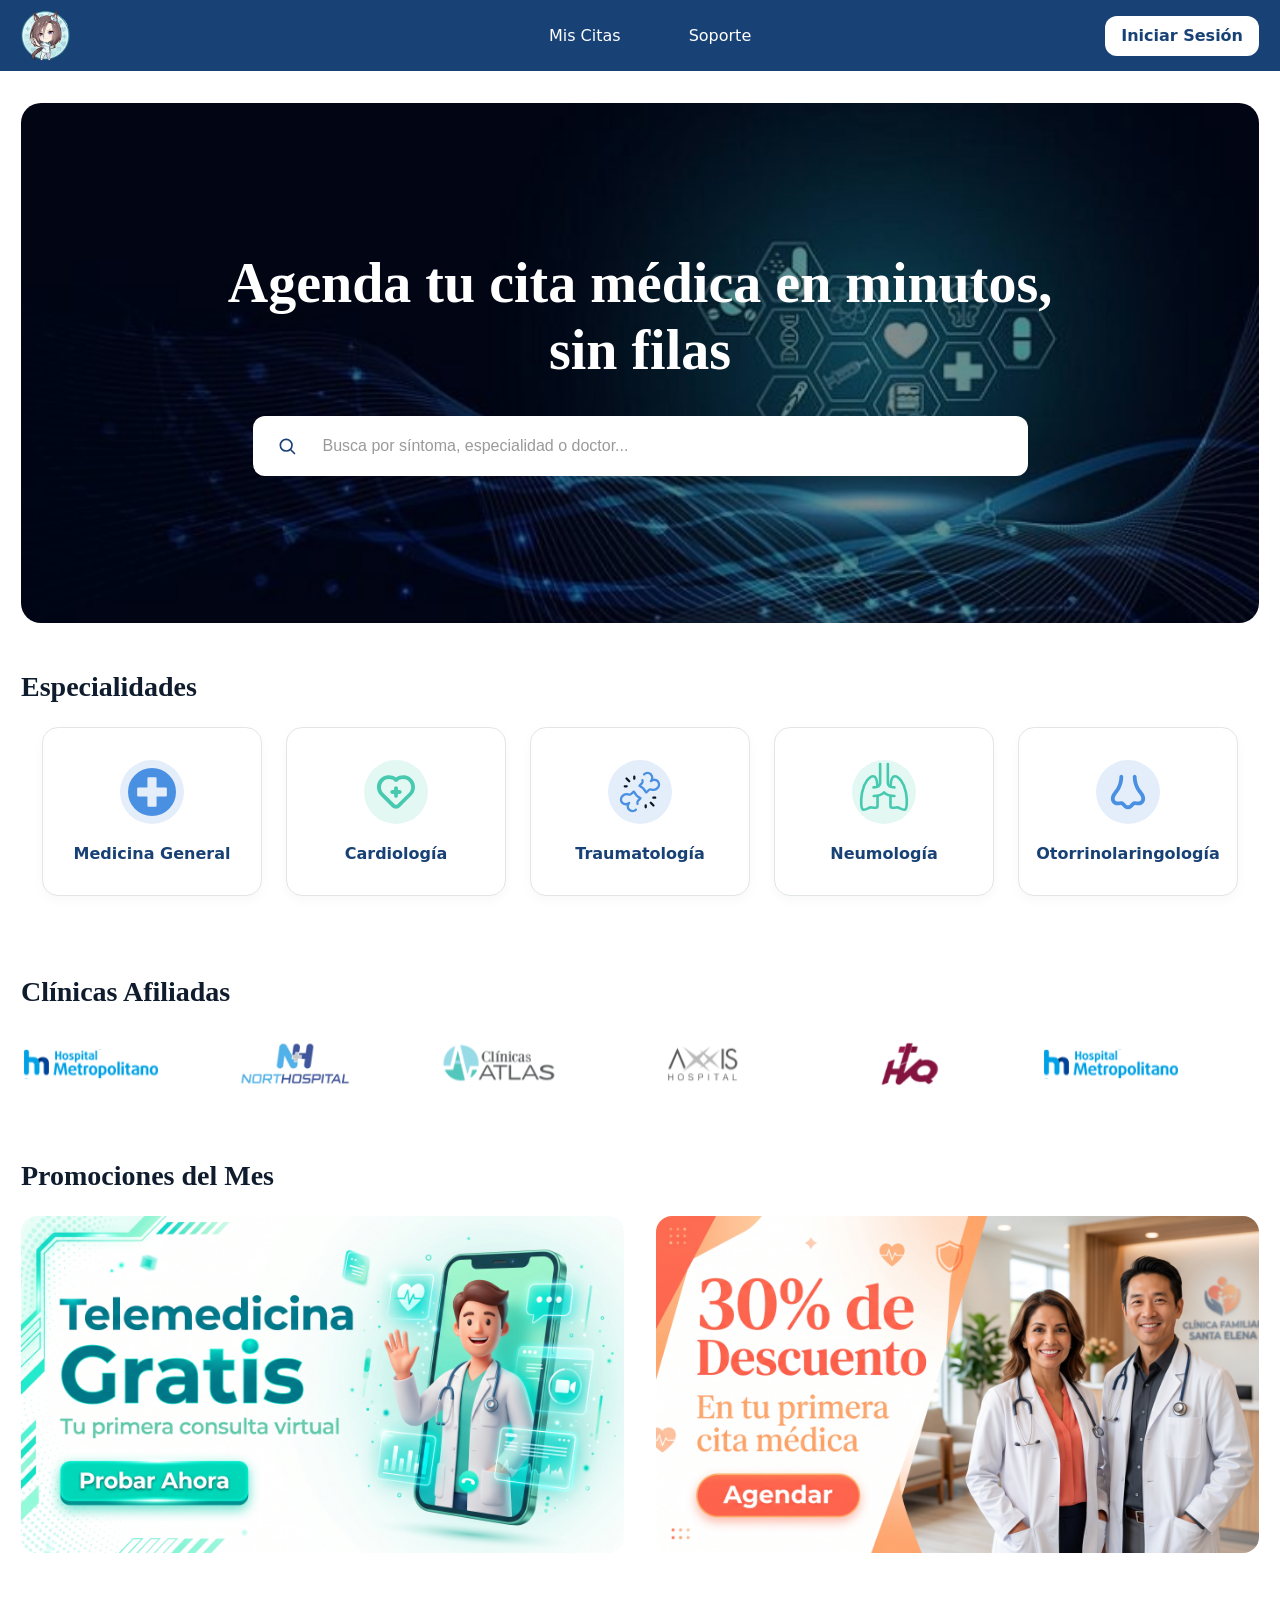
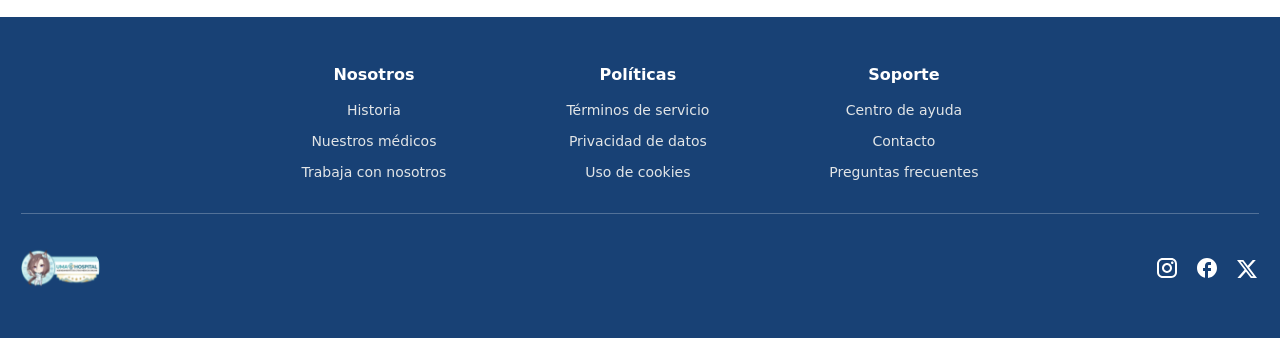
<file: index.html>
<!DOCTYPE html>
<html lang="es">
  <head>
    <meta charset="UTF-8" />
    <meta name="viewport" content="width=device-width, initial-scale=1.0" />
    <title>UMA Hospital - Inicio</title>

    <link rel="stylesheet" href="styles.css"/>
    <!-- 1. El trabajo de MÓVIL (Se enciende de 300px a 599px) -->
      <!-- <link rel="stylesheet" href="mobile.css" media="screen and (min-width: 300px) and (max-width: 599px)" /> -->

      <!-- 2. El trabajo de TABLET (Se enciende de 600px a 1024px) -->
      <!-- <link rel="stylesheet" href="tablet.css" media="screen and (min-width: 600px) and (max-width: 1024px)" />-->

      <!-- 3. El trabajo de ESCRITORIO/PC (Se enciende de 1025px a 2400px) -->
      <!-- <link rel="stylesheet" href="styles.css" media="screen and (min-width: 1025px) and (max-width: 2400px)" />-->
  </head>
  <body>
    <nav class="navbar" aria-label="Barra de navegación">
      <div class="navbar__content">
        <button class="navbar__menu" type="button" aria-label="Abrir menú">
          <svg viewBox="0 0 35 35" width="35" height="35" aria-hidden="true">
            <rect x="6" y="10" width="23" height="3" rx="1.5" fill="#FFFFFF" />
            <rect x="6" y="17" width="23" height="3" rx="1.5" fill="#FFFFFF" />
            <rect x="6" y="24" width="23" height="3" rx="1.5" fill="#FFFFFF" />
          </svg>
        </button>

        <img src="assets/logo.svg" alt="Logo UMA Hospital" class="nav-logo" />

        <div class="navbar__collapse">
          <ul class="nav-links">
            <li><a href="search-results.html">Mis Citas</a></li>
            <li><a href="#">Soporte</a></li>
          </ul>
          <a href="login.html" class="nav-button">Iniciar Sesión</a>
        </div>
      </div>
    </nav>

    <!-- INICIO DEL CONTENIDO CENTRAL -->
    <main class="main-content">
      <section class="hero-carousel" aria-label="Hero con carrusel de imágenes">
        <div class="hero-panel">
          <h1 class="hero-title">
            <span class="title-desktop">Agenda tu cita médica en minutos, sin filas</span>
            <span class="title-tablet">Tu cita médica en minutos</span>
          </h1>

          <form class="hero-search" action="#" role="search">
            <span class="hero-search__icon" aria-hidden="true">
              <svg viewBox="0 0 24 24" width="20" height="20" fill="none" stroke="currentColor" stroke-width="2" stroke-linecap="round" stroke-linejoin="round">
                <circle cx="11" cy="11" r="7" />
                <line x1="16.5" y1="16.5" x2="21" y2="21" />
              </svg>
            </span>
            <input class="hero-search__input input-desktop" type="search" placeholder="Busca por síntoma, especialidad o doctor..." aria-label="Buscar cita" />
            <input class="hero-search__input input-mobile" type="search" placeholder="Síntoma, especialidad, doctor..." aria-label="Buscar cita" />
          </form>
        </div>
      </section>

      <section class="specialties-section" aria-labelledby="specialties-title">
        <h2 class="specialties-title" id="specialties-title">Especialidades</h2>
        <div class="specialties-track" role="list">

          <!-- Reemplazamos <article> por <a> y añadimos text-decoration: none -->
          <a href="search-results.html" class="specialty-card" role="listitem" style="text-decoration: none;">
            <img src="assets/icon-medicina.svg" alt="Ícono Medicina General" class="specialty-icon" />
            <span class="specialty-name">Medicina General</span>
          </a>

          <a href="search-results.html" class="specialty-card" role="listitem" style="text-decoration: none;">
            <img src="assets/icon-cardio.svg" alt="Ícono Cardiología" class="specialty-icon" />
            <span class="specialty-name">Cardiología</span>
          </a>

          <a href="search-results.html" class="specialty-card" role="listitem" style="text-decoration: none;">
            <img src="assets/icon-trauma.svg" alt="Ícono Traumatología" class="specialty-icon" />
            <span class="specialty-name">Traumatología</span>
          </a>

          <a href="search-results.html" class="specialty-card" role="listitem" style="text-decoration: none;">
            <img src="assets/icon-neumo.svg" alt="Ícono Neumología" class="specialty-icon" />
            <span class="specialty-name">Neumología</span>
          </a>

          <a href="search-results.html" class="specialty-card" role="listitem" style="text-decoration: none;">
            <img src="assets/icon-otorrino.svg" alt="Ícono Otorrinolaringología" class="specialty-icon" />
            <span class="specialty-name">Otorrinolaringología</span>
          </a>

        </div>
      </section>

      <section class="affiliates-section" aria-labelledby="affiliates-title">
        <h2 class="affiliates-title" id="affiliates-title">Clínicas Afiliadas</h2>
        <div class="affiliates-slider">
          <div class="affiliates-track">
            <!-- Grupo 1 -->
            <div class="affiliate-item"><img src="assets/logo-metropolitano.svg" alt="Metropolitano" /></div>
            <div class="affiliate-item"><img src="assets/logo-northospital.svg" alt="Northospital" /></div>
            <div class="affiliate-item"><img src="assets/logo-atlas.svg" alt="Atlas" /></div>
            <div class="affiliate-item"><img src="assets/logo-axxis.svg" alt="Axxis" /></div>
            <div class="affiliate-item"><img src="assets/logo-vozandes.svg" alt="Vozandes" /></div>
            
            <!-- Grupo 2 -->
            <div class="affiliate-item"><img src="assets/logo-metropolitano.svg" alt="Metropolitano" /></div>
            <div class="affiliate-item"><img src="assets/logo-northospital.svg" alt="Northospital" /></div>
            <div class="affiliate-item"><img src="assets/logo-atlas.svg" alt="Atlas" /></div>
            <div class="affiliate-item"><img src="assets/logo-axxis.svg" alt="Axxis" /></div>
            <div class="affiliate-item"><img src="assets/logo-vozandes.svg" alt="Vozandes" /></div>
            
            <!-- Grupo 3 -->
            <div class="affiliate-item"><img src="assets/logo-metropolitano.svg" alt="Metropolitano" /></div>
            <div class="affiliate-item"><img src="assets/logo-northospital.svg" alt="Northospital" /></div>
            <div class="affiliate-item"><img src="assets/logo-atlas.svg" alt="Atlas" /></div>
            <div class="affiliate-item"><img src="assets/logo-axxis.svg" alt="Axxis" /></div>
            <div class="affiliate-item"><img src="assets/logo-vozandes.svg" alt="Vozandes" /></div>
            
            <!-- Grupo 4 -->
            <div class="affiliate-item"><img src="assets/logo-metropolitano.svg" alt="Metropolitano" /></div>
            <div class="affiliate-item"><img src="assets/logo-northospital.svg" alt="Northospital" /></div>
            <div class="affiliate-item"><img src="assets/logo-atlas.svg" alt="Atlas" /></div>
            <div class="affiliate-item"><img src="assets/logo-axxis.svg" alt="Axxis" /></div>
            <div class="affiliate-item"><img src="assets/logo-vozandes.svg" alt="Vozandes" /></div>
          </div>
        </div>
      </section>

      <!-- SECCIÓN PROMOCIONES DEL MES -->
      <section class="promos-section" aria-labelledby="promos-title">
        <h2 class="promos-title" id="promos-title">Promociones del Mes</h2>
        
        <div class="promos-container">
          <!-- Banner 1 -->
          <img src="assets/promo-1.jpg" alt="30% de descuento" class="promo-banner banner-1" />
          
          <!-- Banner 2 -->
          <img src="assets/promo-2.jpg" alt="50% de descuento" class="promo-banner banner-2" />
        </div>
      </section>

    </main>

    <footer class="site-footer">
      <div class="site-footer__inner">
        <div class="footer-links">
          <div class="footer-group">
            <h3>Nosotros</h3>
            <ul>
              <li><a href="#">Historia</a></li>
              <li><a href="#">Nuestros médicos</a></li>
              <li><a href="#">Trabaja con nosotros</a></li>
            </ul>
          </div>
          <div class="footer-group">
            <h3>Políticas</h3>
            <ul>
              <li><a href="#">Términos de servicio</a></li>
              <li><a href="#">Privacidad de datos</a></li>
              <li><a href="#">Uso de cookies</a></li>
            </ul>
          </div>
          <div class="footer-group">
            <h3>Soporte</h3>
            <ul>
              <li><a href="#">Centro de ayuda</a></li>
              <li><a href="#">Contacto</a></li>
              <li><a href="#">Preguntas frecuentes</a></li>
            </ul>
          </div>
        </div>

        <hr class="footer-divider" />

        <div class="footer-bottom">
          <img src="assets/logo-footer.svg" alt="Logo UMA Hospital" class="footer-logo" />
          <div class="footer-socials" aria-label="Redes sociales">
            <a href="#" aria-label="Instagram"><img src="assets/icon-instagram.svg" alt="Instagram" /></a>
            <a href="#" aria-label="Facebook"><img src="assets/icon-facebook.svg" alt="Facebook" /></a>
            <a href="#" aria-label="X"><img src="assets/icon-x.svg" alt="X" /></a>
          </div>
        </div>
      </div>
    </footer>

    <script>
      const menuButton = document.querySelector('.navbar__menu');
      const navbar = document.querySelector('.navbar');
      const menuLinks = document.querySelectorAll('.nav-links a');

      // 1. Abrir/Cerrar menú con el botón hamburguesa
      menuButton.addEventListener('click', () => {
        navbar.classList.toggle('menu-active');
      });

      // 2. Cerrar menú si se hace clic en un enlace (ej. Mis Citas)
      menuLinks.forEach(link => {
        link.addEventListener('click', () => {
          navbar.classList.remove('menu-active');
        });
      });

      // 3. Cerrar menú si se hace clic en el fondo oscuro
      document.addEventListener('click', (e) => {
        // Ignora el clic si ocurre dentro del panel derecho o en la hamburguesa
        if (!e.target.closest('.navbar__collapse') && !e.target.closest('.navbar__menu')) {
          navbar.classList.remove('menu-active');
        }
      });
    </script>

  </body>
</html>
</file>
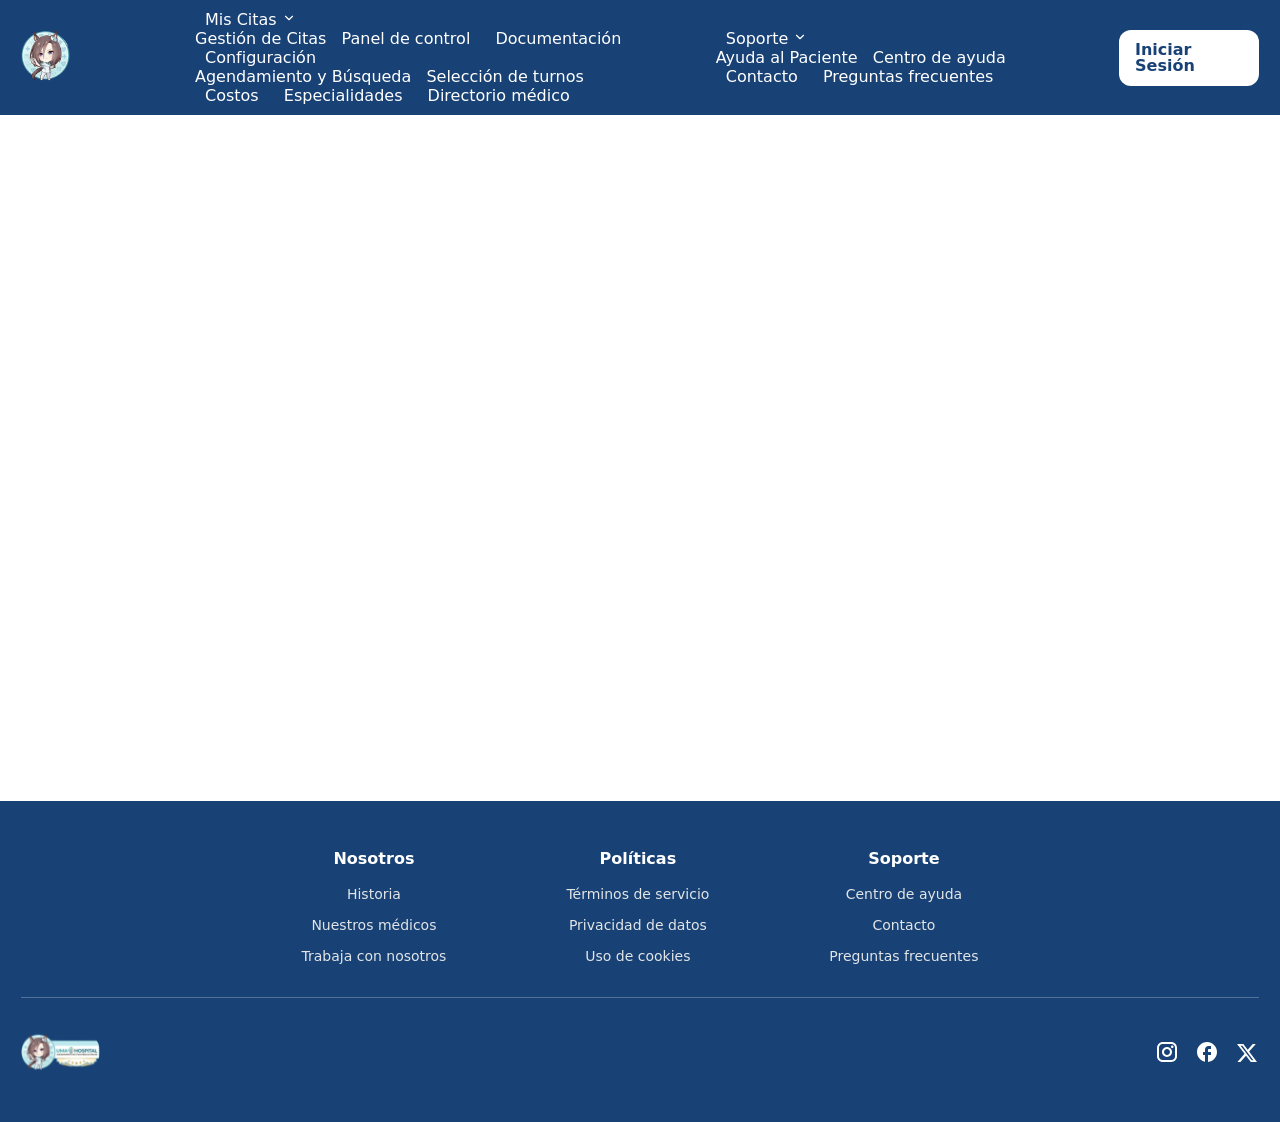
<file: costs-section.html>
<!DOCTYPE html>
<html lang="es">
  <head>
    <meta charset="UTF-8" />
    <meta name="viewport" content="width=device-width, initial-scale=1.0" />
    <title>Barra de navegación UMA Hospital</title>
    <link rel="stylesheet" href="styles.css" />
  </head>
  <body>
    <nav class="navbar" aria-label="Barra de navegación">
      <div class="navbar__content">
        <button class="navbar__menu" type="button" aria-label="Abrir menú">
          <svg viewBox="0 0 35 35" width="35" height="35" aria-hidden="true">
            <rect x="6" y="10" width="23" height="3" rx="1.5" fill="#FFFFFF" />
            <rect x="6" y="17" width="23" height="3" rx="1.5" fill="#FFFFFF" />
            <rect x="6" y="24" width="23" height="3" rx="1.5" fill="#FFFFFF" />
          </svg>
        </button>

        <a href="index.html" aria-label="Volver a la página de inicio" class="nav-logo-link">
          <img src="assets/logo.svg" alt="Logo UMA Hospital" class="nav-logo" />
        </a>

        <ul class="nav-links">
          <!-- DROPDOWN: MIS CITAS -->
          <li class="nav-item dropdown">
            <a href="#" class="dropdown-toggle" aria-haspopup="true" aria-expanded="false">
              Mis Citas
              <!-- Ícono de flecha vectorizado -->
              <svg width="14" height="14" viewBox="0 0 24 24" fill="none" stroke="currentColor" stroke-width="2" stroke-linecap="round" stroke-linejoin="round"><polyline points="6 9 12 15 18 9"></polyline></svg>
            </a>
            
            <!-- Contenedor del Mega Menú -->
            <div class="dropdown-menu mega-menu">
              <!-- Columna 1: Gestión -->
              <div class="dropdown-group">
                <span class="dropdown-header">Gestión de Citas</span>
                <!-- Estos enlaces quedan con '#' hasta que se creen sus páginas -->
                <a href="#">Panel de control</a>
                <a href="#">Documentación</a>
                <a href="#">Configuración</a>
              </div>
              
              <!-- Divisor visual vertical -->
              <div class="dropdown-divider"></div>

              <!-- Columna 2: Agendamiento y Búsqueda -->
              <div class="dropdown-group">
                <span class="dropdown-header">Agendamiento y Búsqueda</span>
                <!-- Conectamos con el buscador/directorio médico -->
                <a href="search-results.html">Selección de turnos</a>
                <!-- Conectamos con la página de costos -->
                <a href="costs-section.html">Costos</a>
                <a href="#">Especialidades</a>
                <!-- Conectamos con el buscador/directorio médico -->
                <a href="#">Directorio médico</a>
              </div>
            </div>
          </li>

          <!-- DROPDOWN: SOPORTE -->
          <li class="nav-item dropdown">
            <a href="#" class="dropdown-toggle" aria-haspopup="true" aria-expanded="false">
              Soporte
              <svg width="14" height="14" viewBox="0 0 24 24" fill="none" stroke="currentColor" stroke-width="2" stroke-linecap="round" stroke-linejoin="round"><polyline points="6 9 12 15 18 9"></polyline></svg>
            </a>
            
            <div class="dropdown-menu">
              <div class="dropdown-group">
                <span class="dropdown-header">Ayuda al Paciente</span>
                <a href="#">Centro de ayuda</a>
                <a href="#">Contacto</a>
                <!-- Conectamos con la página de preguntas frecuentes -->
                <a href="faq.html">Preguntas frecuentes</a>
              </div>
            </div>
          </li>
        </ul>

        <a href="#" class="nav-button">Iniciar Sesión</a>
      </div>
    </nav>

<!-- INICIO DEL CONTENIDO CENTRAL: COSTOS -->
    <main class="main-content costs-page">
      <section class="costs-section" aria-labelledby="costs-title">
        
        <header class="costs-header">
          <h1 class="costs-title" id="costs-title">Costos por Especialidad</h1>
          <p class="costs-subtitle">Conoce el valor referencial promedio de las consultas médicas en nuestra red hospitalaria y clínicas afiliadas.</p>
        </header>

        <div class="costs-grid" role="list">
          
          <!-- Tarjeta de Precio 1 -->
          <article class="cost-item" role="listitem">
            <div class="cost-info">
              <h2 class="cost-specialty">Medicina General</h2>
              <span class="cost-desc">Evaluación primaria, chequeos de rutina y derivaciones.</span>
            </div>
            <div class="cost-price">$35.00</div>
          </article>

          <!-- Tarjeta de Precio 2 -->
          <article class="cost-item" role="listitem">
            <div class="cost-info">
              <h2 class="cost-specialty">Cardiología</h2>
              <span class="cost-desc">Valoración cardiovascular clínica (exámenes se facturan por separado).</span>
            </div>
            <div class="cost-price">$50.00</div>
          </article>

          <!-- Tarjeta de Precio 3 -->
          <article class="cost-item" role="listitem">
            <div class="cost-info">
              <h2 class="cost-specialty">Traumatología</h2>
              <span class="cost-desc">Evaluación de lesiones óseas, musculares y articulares.</span>
            </div>
            <div class="cost-price">$45.00</div>
          </article>

          <!-- Tarjeta de Precio 4 -->
          <article class="cost-item" role="listitem">
            <div class="cost-info">
              <h2 class="cost-specialty">Neumología</h2>
              <span class="cost-desc">Atención de vías respiratorias y evaluación de capacidad pulmonar.</span>
            </div>
            <div class="cost-price">$55.00</div>
          </article>

          <!-- Tarjeta de Precio 5 -->
          <article class="cost-item" role="listitem">
            <div class="cost-info">
              <h2 class="cost-specialty">Otorrinolaringología</h2>
              <span class="cost-desc">Revisión integral de oídos, nariz y garganta.</span>
            </div>
            <div class="cost-price">$45.00</div>
          </article>

        </div>

        <footer class="costs-disclaimer">
          <p>* Los valores indicados son un promedio referencial. El costo final puede variar dependiendo del profesional seleccionado, la clínica afiliada y los procedimientos adicionales requeridos durante la consulta.</p>
        </footer>

      </section>
    </main>

        <footer class="site-footer">
      <div class="site-footer__inner">
        <div class="footer-links">
          <div class="footer-group">
            <h3>Nosotros</h3>
            <ul>
              <li><a href="#">Historia</a></li>
              <li><a href="#">Nuestros médicos</a></li>
              <li><a href="#">Trabaja con nosotros</a></li>
            </ul>
          </div>
          <div class="footer-group">
            <h3>Políticas</h3>
            <ul>
              <li><a href="politicas.html#terminos">Términos de servicio</a></li>
              <li><a href="politicas.html#privacidad">Privacidad de datos</a></li>
              <li><a href="politicas.html#cookies">Uso de cookies</a></li>
            </ul>
          </div>
          <div class="footer-group">
            <h3>Soporte</h3>
            <ul>
              <li><a href="#">Centro de ayuda</a></li>
              <li><a href="#">Contacto</a></li>
              <li><a href="faq.html">Preguntas frecuentes</a></li>
            </ul>
          </div>
        </div>

        <hr class="footer-divider" />

        <div class="footer-bottom">
          <img src="assets/logo-footer.svg" alt="Logo UMA Hospital" class="footer-logo" />
          <div class="footer-socials" aria-label="Redes sociales">
            <a href="https://www.instagram.com/i_fer.16/?hl=es" target="_blank" aria-label="Instagram"><img src="assets/icon-instagram.svg" alt="Instagram" /></a>
            <a href="https://www.facebook.com/" target="_blank" aria-label="Facebook"><img src="assets/icon-facebook.svg" alt="Facebook" /></a>
            <a href="https://twitter.com/" target="_blank" aria-label="X"><img src="assets/icon-x.svg" alt="X" /></a>
          </div>
        </div>
      </div>
    </footer>
  </body>
</html>
</file>
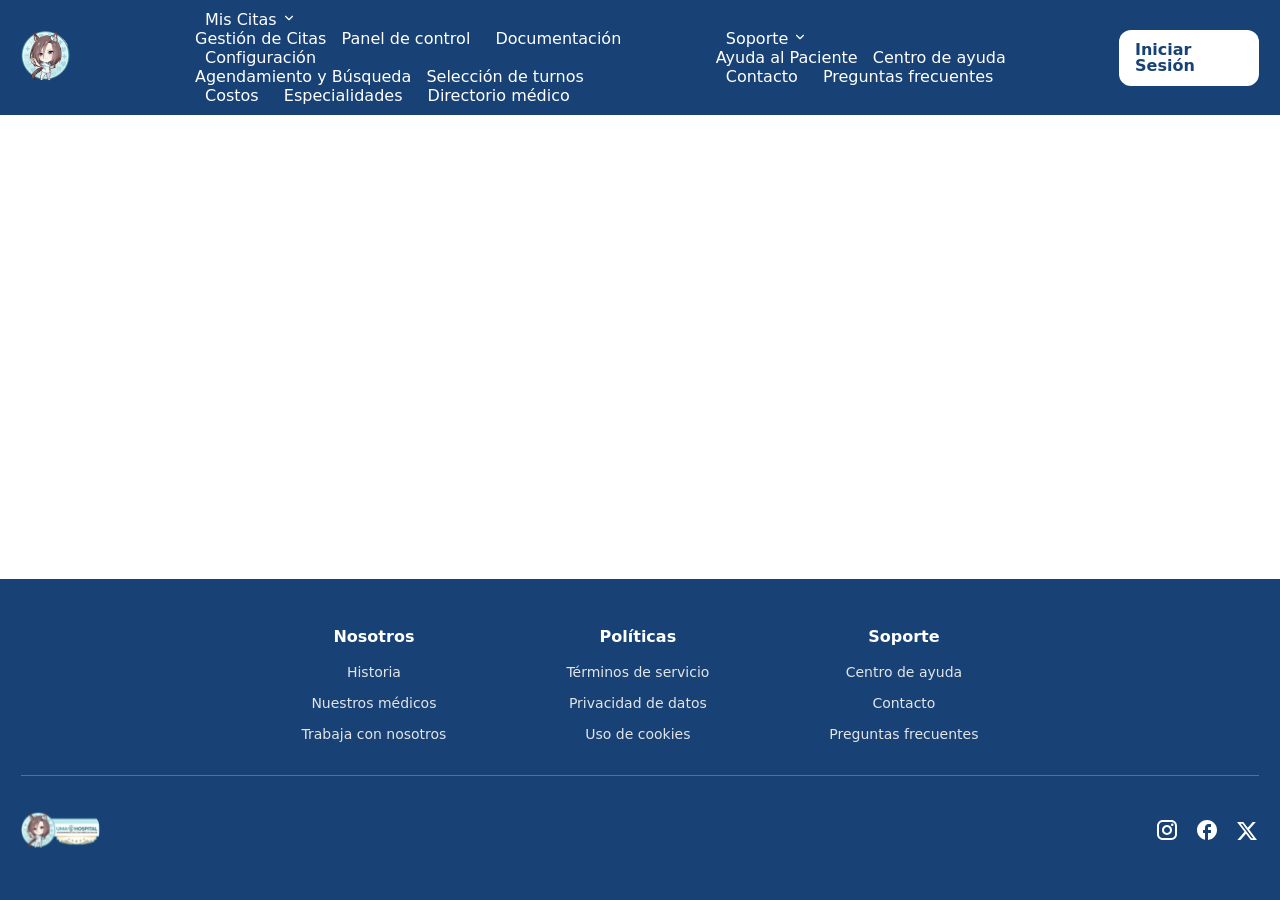
<file: faq.html>
<!DOCTYPE html>
<html lang="es">
  <head>
    <meta charset="UTF-8" />
    <meta name="viewport" content="width=device-width, initial-scale=1.0" />
    <title>Barra de navegación UMA Hospital</title>
    <link rel="stylesheet" href="styles.css" />
  </head>
  <body>
    <nav class="navbar" aria-label="Barra de navegación">
      <div class="navbar__content">
        <button class="navbar__menu" type="button" aria-label="Abrir menú">
          <svg viewBox="0 0 35 35" width="35" height="35" aria-hidden="true">
            <rect x="6" y="10" width="23" height="3" rx="1.5" fill="#FFFFFF" />
            <rect x="6" y="17" width="23" height="3" rx="1.5" fill="#FFFFFF" />
            <rect x="6" y="24" width="23" height="3" rx="1.5" fill="#FFFFFF" />
          </svg>
        </button>

        <a href="index.html" aria-label="Volver a la página de inicio" class="nav-logo-link">
          <img src="assets/logo.svg" alt="Logo UMA Hospital" class="nav-logo" />
        </a>

        <ul class="nav-links">
          <!-- DROPDOWN: MIS CITAS -->
          <li class="nav-item dropdown">
            <a href="#" class="dropdown-toggle" aria-haspopup="true" aria-expanded="false">
              Mis Citas
              <!-- Ícono de flecha vectorizado -->
              <svg width="14" height="14" viewBox="0 0 24 24" fill="none" stroke="currentColor" stroke-width="2" stroke-linecap="round" stroke-linejoin="round"><polyline points="6 9 12 15 18 9"></polyline></svg>
            </a>
            
            <!-- Contenedor del Mega Menú -->
            <div class="dropdown-menu mega-menu">
              <!-- Columna 1: Gestión -->
              <div class="dropdown-group">
                <span class="dropdown-header">Gestión de Citas</span>
                <!-- Estos enlaces quedan con '#' hasta que se creen sus páginas -->
                <a href="#">Panel de control</a>
                <a href="#">Documentación</a>
                <a href="#">Configuración</a>
              </div>
              
              <!-- Divisor visual vertical -->
              <div class="dropdown-divider"></div>

              <!-- Columna 2: Agendamiento y Búsqueda -->
              <div class="dropdown-group">
                <span class="dropdown-header">Agendamiento y Búsqueda</span>
                <!-- Conectamos con el buscador/directorio médico -->
                <a href="search-results.html">Selección de turnos</a>
                <!-- Conectamos con la página de costos -->
                <a href="costs-section.html">Costos</a>
                <a href="#">Especialidades</a>
                <!-- Conectamos con el buscador/directorio médico -->
                <a href="search-results.html">Directorio médico</a>
              </div>
            </div>
          </li>

          <!-- DROPDOWN: SOPORTE -->
          <li class="nav-item dropdown">
            <a href="#" class="dropdown-toggle" aria-haspopup="true" aria-expanded="false">
              Soporte
              <svg width="14" height="14" viewBox="0 0 24 24" fill="none" stroke="currentColor" stroke-width="2" stroke-linecap="round" stroke-linejoin="round"><polyline points="6 9 12 15 18 9"></polyline></svg>
            </a>
            
            <div class="dropdown-menu">
              <div class="dropdown-group">
                <span class="dropdown-header">Ayuda al Paciente</span>
                <a href="#">Centro de ayuda</a>
                <a href="#">Contacto</a>
                <!-- Conectamos con la página de preguntas frecuentes -->
                <a href="faq.html">Preguntas frecuentes</a>
              </div>
            </div>
          </li>
        </ul>

        <a href="#" class="nav-button">Iniciar Sesión</a>
      </div>
    </nav>

<!-- INICIO DEL CONTENIDO CENTRAL: PREGUNTAS FRECUENTES -->
    <main class="main-content faq-page">
      <section class="faq-section" aria-labelledby="faq-title">
        
        <header class="faq-header">
          <h1 class="faq-title" id="faq-title">Preguntas Frecuentes</h1>
          <p class="faq-subtitle">Encuentra respuestas rápidas a las dudas más comunes sobre nuestro sistema de agendamiento y servicios médicos.</p>
        </header>

        <div class="faq-list">
          
          <!-- Pregunta 1 -->
          <!-- El atributo name="faq" agrupa las tarjetas para que solo una se abra a la vez -->
          <details class="faq-item" name="faq" open>
            <summary class="faq-question">
              ¿Cómo agendo una cita médica por primera vez?
              <svg width="20" height="20" viewBox="0 0 24 24" fill="none" stroke="currentColor" stroke-width="2" stroke-linecap="round" stroke-linejoin="round" class="faq-icon"><polyline points="6 9 12 15 18 9"></polyline></svg>
            </summary>
            <div class="faq-answer">
              <p>Es muy sencillo. Utiliza la barra de búsqueda en nuestra página de inicio ingresando tu síntoma, la especialidad que buscas o el nombre del doctor. En los resultados, podrás ver la disponibilidad y seleccionar el horario que mejor se adapte a ti.</p>
            </div>
          </details>

          <!-- Pregunta 2 -->
          <details class="faq-item" name="faq">
            <summary class="faq-question">
              ¿Dónde puedo ver, reprogramar o cancelar mis citas?
              <svg width="20" height="20" viewBox="0 0 24 24" fill="none" stroke="currentColor" stroke-width="2" stroke-linecap="round" stroke-linejoin="round" class="faq-icon"><polyline points="6 9 12 15 18 9"></polyline></svg>
            </summary>
            <div class="faq-answer">
              <p>Puedes gestionar todas tus citas dirigiéndote al menú superior <strong>Mis Citas</strong> y seleccionando la opción <strong>Panel de control</strong>. Desde allí podrás ver tus próximos turnos, modificar la fecha o cancelar la cita en caso de algún imprevisto.</p>
            </div>
          </details>

          <!-- Pregunta 3 -->
          <details class="faq-item" name="faq">
            <summary class="faq-question">
              ¿Dónde consulto mis resultados médicos y recetas?
              <svg width="20" height="20" viewBox="0 0 24 24" fill="none" stroke="currentColor" stroke-width="2" stroke-linecap="round" stroke-linejoin="round" class="faq-icon"><polyline points="6 9 12 15 18 9"></polyline></svg>
            </summary>
            <div class="faq-answer">
              <p>Toda tu historia clínica está respaldada. Ve al menú <strong>Mis Citas</strong> y selecciona <strong>Documentación</strong>. Allí encontrarás los resultados de tus exámenes de laboratorio, imágenes y recetas médicas emitidas en tus consultas anteriores.</p>
            </div>
          </details>

          <!-- Pregunta 4 -->
          <details class="faq-item" name="faq">
            <summary class="faq-question">
              ¿Atienden con seguros médicos privados?
              <svg width="20" height="20" viewBox="0 0 24 24" fill="none" stroke="currentColor" stroke-width="2" stroke-linecap="round" stroke-linejoin="round" class="faq-icon"><polyline points="6 9 12 15 18 9"></polyline></svg>
            </summary>
            <div class="faq-answer">
              <p>Sí, trabajamos en conjunto con nuestra red de Clínicas Afiliadas (como Hospital Metropolitano, Axxis, etc.). Al momento de agendar tu turno, podrás ingresar los datos de tu aseguradora para validar la cobertura directamente en el sistema.</p>
            </div>
          </details>

          <!-- Pregunta 5 -->
          <details class="faq-item" name="faq">
            <summary class="faq-question">
              ¿Qué ocurre si llego tarde a mi turno programado?
              <svg width="20" height="20" viewBox="0 0 24 24" fill="none" stroke="currentColor" stroke-width="2" stroke-linecap="round" stroke-linejoin="round" class="faq-icon"><polyline points="6 9 12 15 18 9"></polyline></svg>
            </summary>
            <div class="faq-answer">
              <p>Recomendamos llegar con 15 minutos de anticipación. Si te retrasas más de 10 minutos desde la hora programada de tu cita, el sistema podría ceder el turno al siguiente paciente en lista de espera y deberás reprogramar tu visita.</p>
            </div>
          </details>

        </div>
      </section>
    </main>

    <footer class="site-footer">
      <div class="site-footer__inner">
        <div class="footer-links">
          <div class="footer-group">
            <h3>Nosotros</h3>
            <ul>
              <li><a href="#">Historia</a></li>
              <li><a href="#">Nuestros médicos</a></li>
              <li><a href="#">Trabaja con nosotros</a></li>
            </ul>
          </div>
          <div class="footer-group">
            <h3>Políticas</h3>
            <ul>
              <li><a href="politicas.html#terminos">Términos de servicio</a></li>
              <li><a href="politicas.html#privacidad">Privacidad de datos</a></li>
              <li><a href="politicas.html#cookies">Uso de cookies</a></li>
            </ul>
          </div>
          <div class="footer-group">
            <h3>Soporte</h3>
            <ul>
              <li><a href="#">Centro de ayuda</a></li>
              <li><a href="#">Contacto</a></li>
              <li><a href="faq.html">Preguntas frecuentes</a></li>
            </ul>
          </div>
        </div>

        <hr class="footer-divider" />

        <div class="footer-bottom">
          <img src="assets/logo-footer.svg" alt="Logo UMA Hospital" class="footer-logo" />
          <div class="footer-socials" aria-label="Redes sociales">
            <a href="https://www.instagram.com/i_fer.16/?hl=es" target="_blank" aria-label="Instagram"><img src="assets/icon-instagram.svg" alt="Instagram" /></a>
            <a href="https://www.facebook.com/" target="_blank" aria-label="Facebook"><img src="assets/icon-facebook.svg" alt="Facebook" /></a>
            <a href="https://twitter.com/" target="_blank" aria-label="X"><img src="assets/icon-x.svg" alt="X" /></a>
          </div>
        </div>
      </div>
    </footer>
  </body>
</html>
</file>
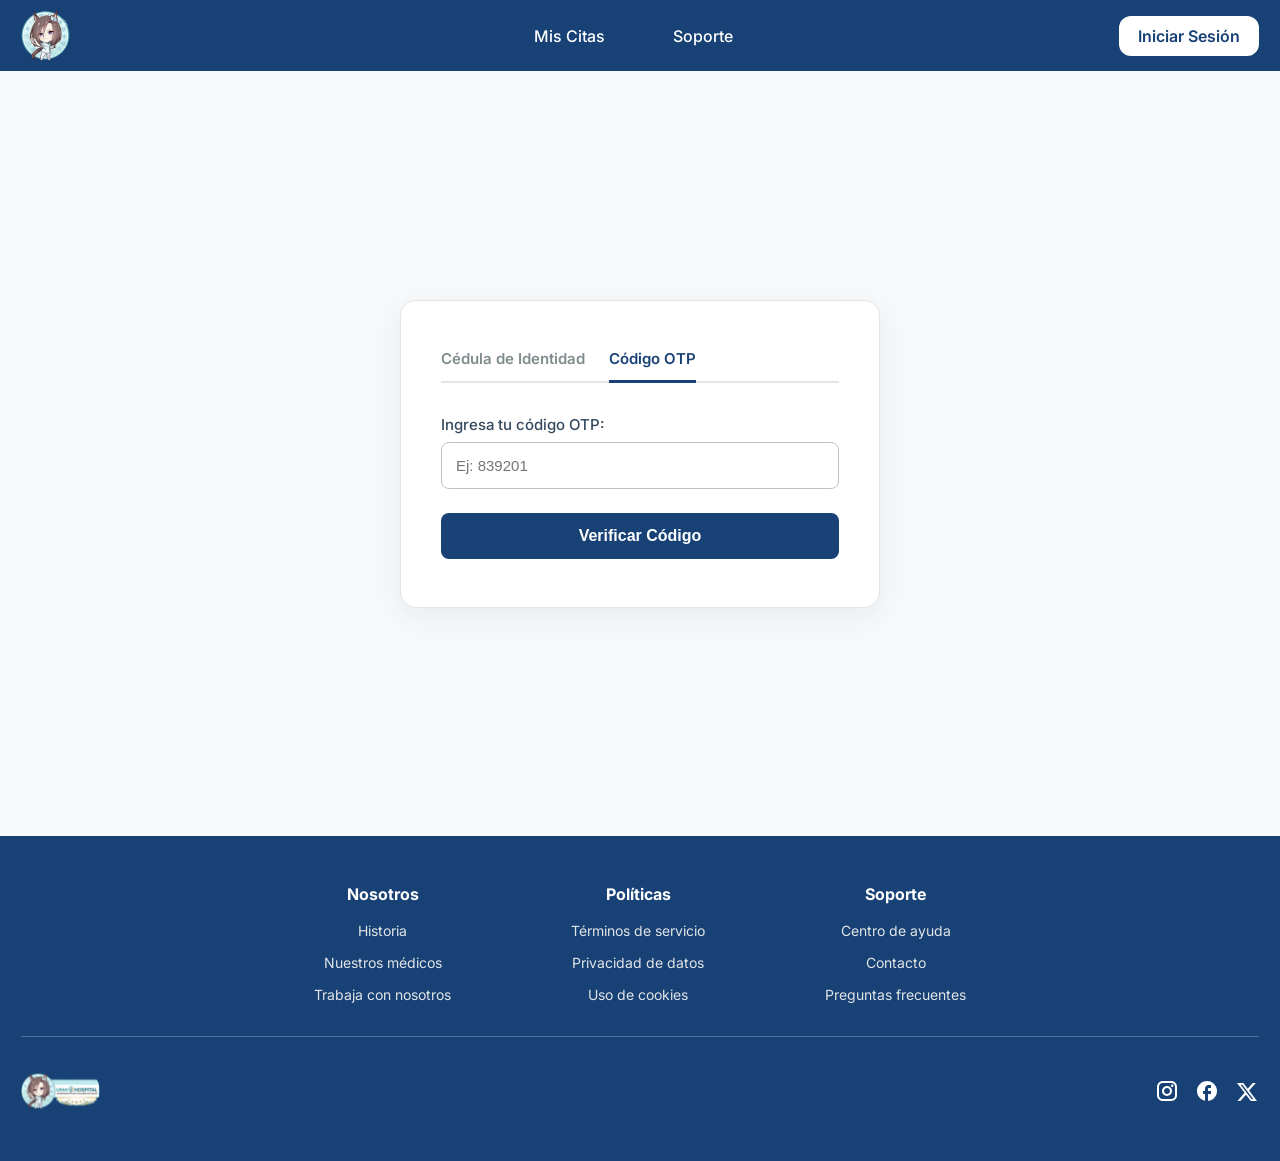
<file: login-otp.html>
<!DOCTYPE html>
<html lang="es">
<head>
  <meta charset="UTF-8">
  <meta name="viewport" content="width=device-width, initial-scale=1.0">
  <title>Código OTP - UMA Hospital</title>
  <link href="https://fonts.googleapis.com/css2?family=Inter:wght@400;500;600;700&family=Lora:wght@400;700&family=Roboto:wght@400&display=swap" rel="stylesheet">
  <link rel="stylesheet" href="mobile.css" media="screen and (min-width: 300px) and (max-width: 599px)" />

    <!-- 2. El trabajo de TABLET (Se enciende de 600px a 1024px) -->
  <link rel="stylesheet" href="tablet.css" media="screen and (min-width: 600px) and (max-width: 1024px)" />

    <!-- 3. El trabajo de ESCRITORIO/PC (Se enciende de 1025px a 2400px) -->
  <link rel="stylesheet" href="styles.css" media="screen and (min-width: 1025px) and (max-width: 2400px)" />
</head>
<body>
  <!-- Barra de navegación simple -->
  <nav class="navbar" aria-label="Barra de navegación">
      <div class="navbar__content">
        <button class="navbar__menu" type="button" aria-label="Abrir menú">
          <svg viewBox="0 0 35 35" width="35" height="35" aria-hidden="true">
            <rect x="6" y="10" width="23" height="3" rx="1.5" fill="#FFFFFF" />
            <rect x="6" y="17" width="23" height="3" rx="1.5" fill="#FFFFFF" />
            <rect x="6" y="24" width="23" height="3" rx="1.5" fill="#FFFFFF" />
          </svg>
        </button>

        <img src="assets/logo.svg" alt="Logo UMA Hospital" class="nav-logo" />

        <ul class="nav-links">
          <li><a href="#">Mis Citas</a></li>
          <li><a href="#">Soporte</a></li>
        </ul>

        <a href="login.html" class="nav-button">Iniciar Sesión</a>
      </div>
    </nav>

  <!-- Recuadro Central -->
  <main class="auth-page">
    <div class="auth-container">
      
      <div class="login-tabs">
        <a href="login.html" class="tab-link">Cédula de Identidad</a>
        <!-- Pestaña Activa -->
        <a href="login-otp.html" class="tab-link active">Código OTP</a>
      </div>

      <!-- Redirige de vuelta al index o al dashboard conceptual -->
      <form action="index.html" method="GET">
        <div class="form-group">
          <label class="form-label">Ingresa tu código OTP:</label>
          <input class="form-input" type="text" placeholder="Ej: 839201">
        </div>
        
        <button type="submit" class="btn-submit">Verificar Código</button>
      </form>

    </div>

    
  </main>
  <footer class="site-footer">
      <div class="site-footer__inner">
        <div class="footer-links">
          <div class="footer-group">
            <h3>Nosotros</h3>
            <ul>
              <li><a href="#">Historia</a></li>
              <li><a href="#">Nuestros médicos</a></li>
              <li><a href="#">Trabaja con nosotros</a></li>
            </ul>
          </div>
          <div class="footer-group">
            <h3>Políticas</h3>
            <ul>
              <li><a href="#">Términos de servicio</a></li>
              <li><a href="#">Privacidad de datos</a></li>
              <li><a href="#">Uso de cookies</a></li>
            </ul>
          </div>
          <div class="footer-group">
            <h3>Soporte</h3>
            <ul>
              <li><a href="#">Centro de ayuda</a></li>
              <li><a href="#">Contacto</a></li>
              <li><a href="#">Preguntas frecuentes</a></li>
            </ul>
          </div>
        </div>

        <hr class="footer-divider" />

        <div class="footer-bottom">
          <img src="assets/logo-footer.svg" alt="Logo UMA Hospital" class="footer-logo" />
          <div class="footer-socials" aria-label="Redes sociales">
            <a href="#" aria-label="Instagram"><img src="assets/icon-instagram.svg" alt="Instagram" /></a>
            <a href="#" aria-label="Facebook"><img src="assets/icon-facebook.svg" alt="Facebook" /></a>
            <a href="#" aria-label="X"><img src="assets/icon-x.svg" alt="X" /></a>
          </div>
        </div>
      </div>
    </footer>
</body>
</html>
</file>
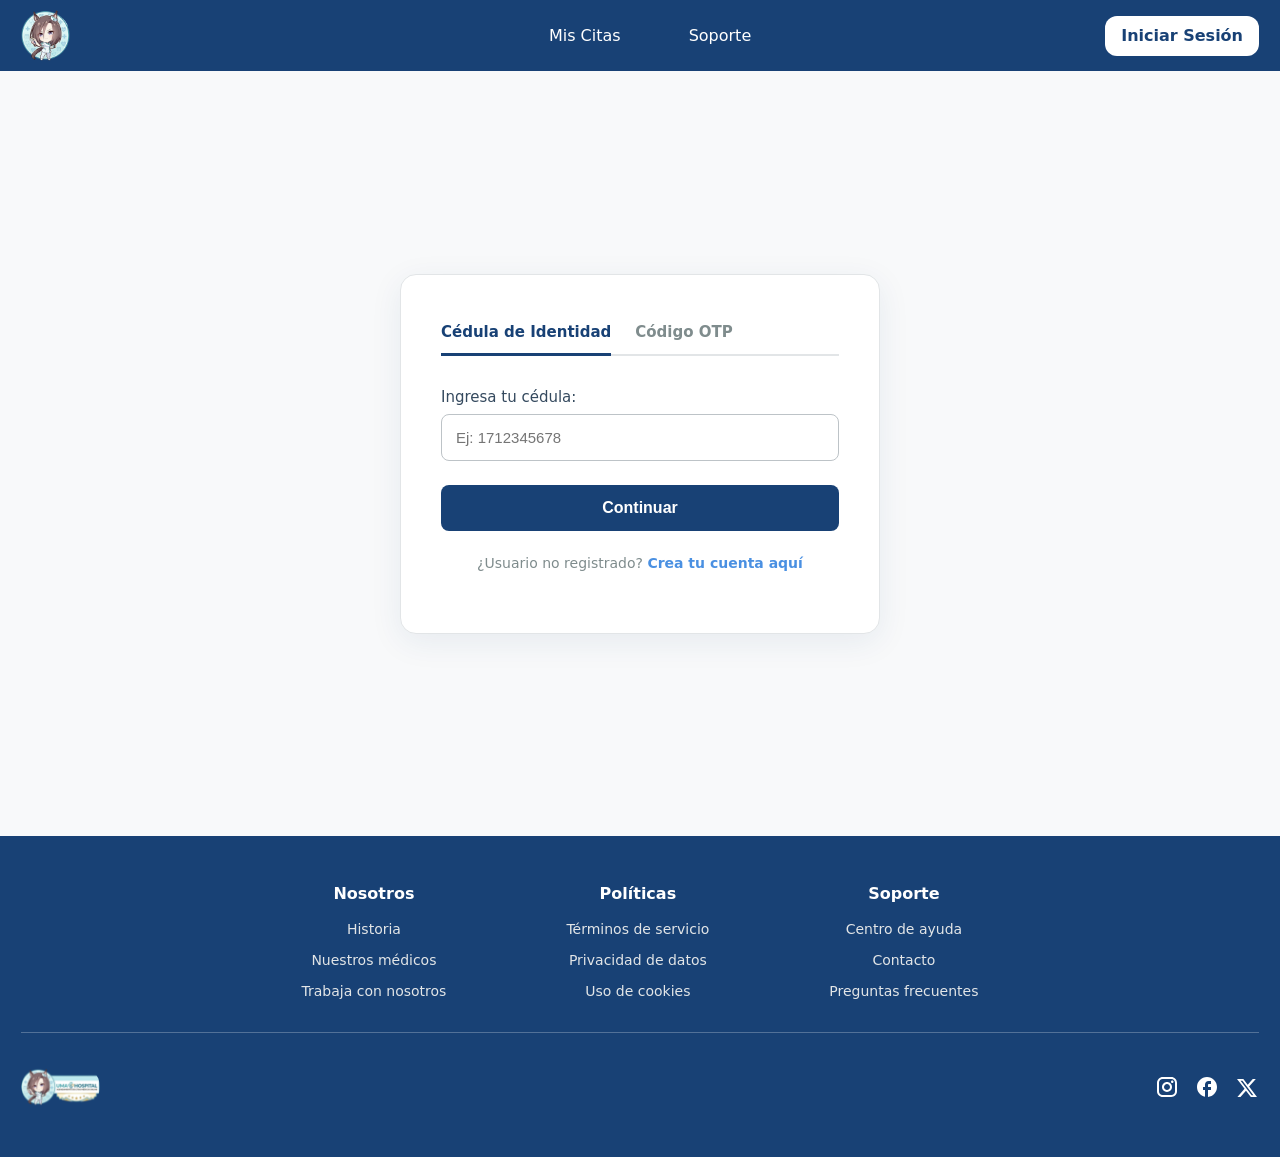
<file: login.html>
<!DOCTYPE html>
<html lang="es">
  <head>
    <meta charset="UTF-8" />
    <meta name="viewport" content="width=device-width, initial-scale=1.0" />
    <title>UMA Hospital - Inicio</title>

    <link rel="stylesheet" href="styles.css"/>
    <!-- 1. El trabajo de MÓVIL (Se enciende de 300px a 599px) -->
      <!-- <link rel="stylesheet" href="mobile.css" media="screen and (min-width: 300px) and (max-width: 599px)" /> -->

      <!-- 2. El trabajo de TABLET (Se enciende de 600px a 1024px) -->
      <!-- <link rel="stylesheet" href="tablet.css" media="screen and (min-width: 600px) and (max-width: 1024px)" />-->

      <!-- 3. El trabajo de ESCRITORIO/PC (Se enciende de 1025px a 2400px) -->
      <!-- <link rel="stylesheet" href="styles.css" media="screen and (min-width: 1025px) and (max-width: 2400px)" />-->
  </head>
  <body>
    <nav class="navbar" aria-label="Barra de navegación">
      <div class="navbar__content">
        <button class="navbar__menu" type="button" aria-label="Abrir menú">
          <svg viewBox="0 0 35 35" width="35" height="35" aria-hidden="true">
            <rect x="6" y="10" width="23" height="3" rx="1.5" fill="#FFFFFF" />
            <rect x="6" y="17" width="23" height="3" rx="1.5" fill="#FFFFFF" />
            <rect x="6" y="24" width="23" height="3" rx="1.5" fill="#FFFFFF" />
          </svg>
        </button>

        <img src="assets/logo.svg" alt="Logo UMA Hospital" class="nav-logo" />

        <div class="navbar__collapse">
          <ul class="nav-links">
            <li><a href="search-results.html">Mis Citas</a></li>
            <li><a href="#">Soporte</a></li>
          </ul>
          <a href="login.html" class="nav-button">Iniciar Sesión</a>
        </div>
      </div>
    </nav>

  <!-- Recuadro Central -->
  <main class="auth-page">
    <div class="auth-container">
      
      <div class="login-tabs">
        <!-- Pestaña Activa -->
        <a href="login-cedula.html" class="tab-link active">Cédula de Identidad</a>
        <a href="login-otp.html" class="tab-link">Código OTP</a>
      </div>

      <!-- Redirige a la vista OTP -->
      <form action="login-otp.html" method="GET">
        <!-- Quita la clase "has-error" del div de abajo si deseas ver el estado normal sin rojo -->
        <div class="form-group">
          <label class="form-label">Ingresa tu cédula:</label>
          <input class="form-input" type="text" placeholder="Ej: 1712345678">
        </div>
        
        <button type="submit" class="btn-submit">Continuar</button>
        <p class="auth-footer-text">
          ¿Usuario no registrado? <a href="registro.html">Crea tu cuenta aquí</a>
        </p>
      </form>

    </div>
  </main>
  <footer class="site-footer">
      <div class="site-footer__inner">
        <div class="footer-links">
          <div class="footer-group">
            <h3>Nosotros</h3>
            <ul>
              <li><a href="#">Historia</a></li>
              <li><a href="#">Nuestros médicos</a></li>
              <li><a href="#">Trabaja con nosotros</a></li>
            </ul>
          </div>
          <div class="footer-group">
            <h3>Políticas</h3>
            <ul>
              <li><a href="#">Términos de servicio</a></li>
              <li><a href="#">Privacidad de datos</a></li>
              <li><a href="#">Uso de cookies</a></li>
            </ul>
          </div>
          <div class="footer-group">
            <h3>Soporte</h3>
            <ul>
              <li><a href="#">Centro de ayuda</a></li>
              <li><a href="#">Contacto</a></li>
              <li><a href="#">Preguntas frecuentes</a></li>
            </ul>
          </div>
        </div>

        <hr class="footer-divider" />

        <div class="footer-bottom">
          <img src="assets/logo-footer.svg" alt="Logo UMA Hospital" class="footer-logo" />
          <div class="footer-socials" aria-label="Redes sociales">
            <a href="#" aria-label="Instagram"><img src="assets/icon-instagram.svg" alt="Instagram" /></a>
            <a href="#" aria-label="Facebook"><img src="assets/icon-facebook.svg" alt="Facebook" /></a>
            <a href="#" aria-label="X"><img src="assets/icon-x.svg" alt="X" /></a>
          </div>
        </div>
      </div>
    </footer>
    <script>
      const menuButton = document.querySelector('.navbar__menu');
      const navbar = document.querySelector('.navbar');
      const menuLinks = document.querySelectorAll('.nav-links a');

      // 1. Abrir/Cerrar menú con el botón hamburguesa
      menuButton.addEventListener('click', () => {
        navbar.classList.toggle('menu-active');
      });

      // 2. Cerrar menú si se hace clic en un enlace (ej. Mis Citas)
      menuLinks.forEach(link => {
        link.addEventListener('click', () => {
          navbar.classList.remove('menu-active');
        });
      });

      // 3. Cerrar menú si se hace clic en el fondo oscuro
      document.addEventListener('click', (e) => {
        // Ignora el clic si ocurre dentro del panel derecho o en la hamburguesa
        if (!e.target.closest('.navbar__collapse') && !e.target.closest('.navbar__menu')) {
          navbar.classList.remove('menu-active');
        }
      });
    </script>

  </body>
</html>
</file>
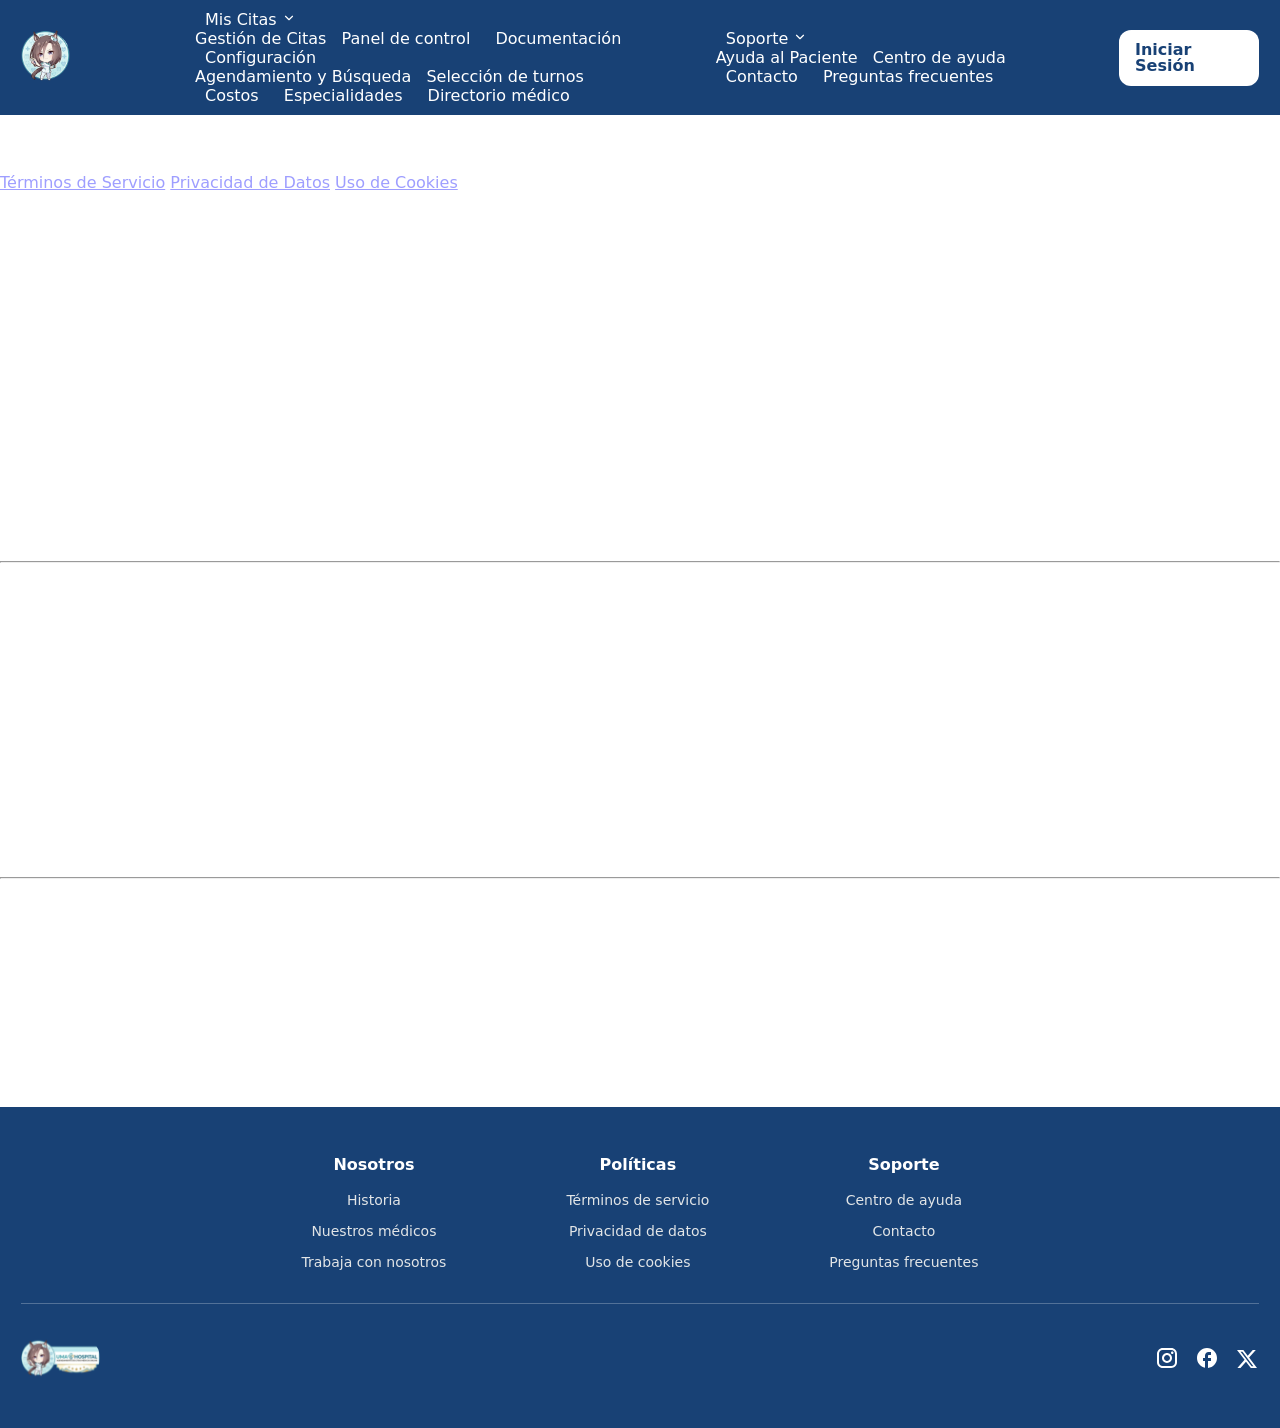
<file: politicas.html>
<!DOCTYPE html>
<html lang="es">
  <head>
    <meta charset="UTF-8" />
    <meta name="viewport" content="width=device-width, initial-scale=1.0" />
    <title>Barra de navegación UMA Hospital</title>
    <link rel="stylesheet" href="styles.css" />
  </head>
  <body>
    <nav class="navbar" aria-label="Barra de navegación">
      <div class="navbar__content">
        <button class="navbar__menu" type="button" aria-label="Abrir menú">
          <svg viewBox="0 0 35 35" width="35" height="35" aria-hidden="true">
            <rect x="6" y="10" width="23" height="3" rx="1.5" fill="#FFFFFF" />
            <rect x="6" y="17" width="23" height="3" rx="1.5" fill="#FFFFFF" />
            <rect x="6" y="24" width="23" height="3" rx="1.5" fill="#FFFFFF" />
          </svg>
        </button>

        <a href="index.html" aria-label="Volver a la página de inicio" class="nav-logo-link">
          <img src="assets/logo.svg" alt="Logo UMA Hospital" class="nav-logo" />
        </a>

        <ul class="nav-links">
          <!-- DROPDOWN: MIS CITAS -->
          <li class="nav-item dropdown">
            <a href="#" class="dropdown-toggle" aria-haspopup="true" aria-expanded="false">
              Mis Citas
              <!-- Ícono de flecha vectorizado -->
              <svg width="14" height="14" viewBox="0 0 24 24" fill="none" stroke="currentColor" stroke-width="2" stroke-linecap="round" stroke-linejoin="round"><polyline points="6 9 12 15 18 9"></polyline></svg>
            </a>
            
            <!-- Contenedor del Mega Menú -->
            <div class="dropdown-menu mega-menu">
              <!-- Columna 1: Gestión -->
              <div class="dropdown-group">
                <span class="dropdown-header">Gestión de Citas</span>
                <!-- Estos enlaces quedan con '#' hasta que se creen sus páginas -->
                <a href="#">Panel de control</a>
                <a href="#">Documentación</a>
                <a href="#">Configuración</a>
              </div>
              
              <!-- Divisor visual vertical -->
              <div class="dropdown-divider"></div>

              <!-- Columna 2: Agendamiento y Búsqueda -->
              <div class="dropdown-group">
                <span class="dropdown-header">Agendamiento y Búsqueda</span>
                <!-- Conectamos con el buscador/directorio médico -->
                <a href="search-results.html">Selección de turnos</a>
                <!-- Conectamos con la página de costos -->
                <a href="costs-section.html">Costos</a>
                <a href="#">Especialidades</a>
                <a href="#">Directorio médico</a>
              </div>
            </div>
          </li>

          <!-- DROPDOWN: SOPORTE -->
          <li class="nav-item dropdown">
            <a href="#" class="dropdown-toggle" aria-haspopup="true" aria-expanded="false">
              Soporte
              <svg width="14" height="14" viewBox="0 0 24 24" fill="none" stroke="currentColor" stroke-width="2" stroke-linecap="round" stroke-linejoin="round"><polyline points="6 9 12 15 18 9"></polyline></svg>
            </a>
            
            <div class="dropdown-menu">
              <div class="dropdown-group">
                <span class="dropdown-header">Ayuda al Paciente</span>
                <a href="#">Centro de ayuda</a>
                <a href="#">Contacto</a>
                <!-- Conectamos con la página de preguntas frecuentes -->
                <a href="faq.html">Preguntas frecuentes</a>
              </div>
            </div>
          </li>
        </ul>

        <a href="#" class="nav-button">Iniciar Sesión</a>
      </div>
    </nav>

<!-- INICIO DEL CONTENIDO CENTRAL: POLÍTICAS UNIFICADAS -->
    <main class="main-content legal-page">
      <div class="legal-layout">
        
        <!-- TARJETA DE SALTO RÁPIDO (Menú Lateral) -->
        <aside class="legal-sidebar">
          <div class="legal-sidebar-card">
            <h3>Documentos Legales</h3>
            <nav class="legal-nav">
              <!-- Los enlaces ancla apuntan a los ID de abajo -->
              <a href="#terminos" class="legal-nav-link">Términos de Servicio</a>
              <a href="#privacidad" class="legal-nav-link">Privacidad de Datos</a>
              <a href="#cookies" class="legal-nav-link">Uso de Cookies</a>
            </nav>
          </div>
        </aside>

        <!-- CONTENIDO DE LAS POLÍTICAS -->
        <div class="legal-container">
          
          <!-- SECCIÓN 1: TÉRMINOS -->
          <section id="terminos" class="legal-section">
            <header class="legal-header">
              <p class="legal-date">Última actualización: 10 de Agosto, 2026</p>
              <h1 class="legal-title">Términos de Servicio</h1>
            </header>
            <article class="legal-content">
              <p>Al acceder y utilizar la plataforma de agendamiento de UMA Hospital, usted acepta cumplir con los siguientes términos y condiciones que rigen el uso de nuestro software médico.</p>
              <h2>1. Uso de la cuenta</h2>
              <p>El paciente es responsable de mantener la confidencialidad de sus credenciales de acceso. Cualquier cita agendada desde su cuenta será considerada válida y sujeta a nuestras políticas de cancelación.</p>
              <h2>2. Disponibilidad del servicio</h2>
              <p>Nos esforzamos por mantener la plataforma operativa 24/7, sin embargo, UMA Hospital se reserva el derecho de realizar mantenimientos programados que podrían interrumpir temporalmente el servicio.</p>
            </article>
          </section>

          <!-- Separador visual -->
          <hr class="legal-divider">

          <!-- SECCIÓN 2: PRIVACIDAD -->
          <section id="privacidad" class="legal-section">
            <header class="legal-header">
              <h1 class="legal-title">Privacidad de Datos</h1>
            </header>
            <article class="legal-content">
              <p>En UMA Hospital, respetamos su privacidad y protegemos los datos médicos que comparte con nosotros. Toda la información es procesada mediante protocolos de encriptación de extremo a extremo.</p>
              <h2>1. Información recopilada</h2>
              <p>Recopilamos datos de identificación, información de contacto y el historial de síntomas o especialidades consultadas en nuestro motor de búsqueda.</p>
              <h2>2. Compartición de datos</h2>
              <p>Sus datos solo serán compartidos con la clínica afiliada o el especialista seleccionado al momento de confirmar un turno, bajo estrictos estándares de confidencialidad médica.</p>
            </article>
          </section>

          <!-- Separador visual -->
          <hr class="legal-divider">

          <!-- SECCIÓN 3: COOKIES -->
          <section id="cookies" class="legal-section">
            <header class="legal-header">
              <h1 class="legal-title">Uso de Cookies</h1>
            </header>
            <article class="legal-content">
              <p>Utilizamos cookies y tecnologías similares para mejorar su experiencia de navegación, recordar sus preferencias de filtrado de médicos y garantizar la seguridad de su sesión.</p>
              <h2>1. Tipos de cookies</h2>
              <p>Implementamos cookies estrictamente necesarias para el funcionamiento del sitio (como el inicio de sesión) y cookies analíticas para entender cómo interactúa con nuestra interfaz.</p>
            </article>
          </section>

        </div>
      </div>
    </main>

    <footer class="site-footer">
      <div class="site-footer__inner">
        <div class="footer-links">
          <div class="footer-group">
            <h3>Nosotros</h3>
            <ul>
              <li><a href="#">Historia</a></li>
              <li><a href="#">Nuestros médicos</a></li>
              <li><a href="#">Trabaja con nosotros</a></li>
            </ul>
          </div>
          <div class="footer-group">
            <h3>Políticas</h3>
            <ul>
              <li><a href="politicas.html#terminos">Términos de servicio</a></li>
              <li><a href="politicas.html#privacidad">Privacidad de datos</a></li>
              <li><a href="politicas.html#cookies">Uso de cookies</a></li>
            </ul>
          </div>
          <div class="footer-group">
            <h3>Soporte</h3>
            <ul>
              <li><a href="#">Centro de ayuda</a></li>
              <li><a href="#">Contacto</a></li>
              <li><a href="faq.html">Preguntas frecuentes</a></li>
            </ul>
          </div>
        </div>

        <hr class="footer-divider" />

        <div class="footer-bottom">
          <img src="assets/logo-footer.svg" alt="Logo UMA Hospital" class="footer-logo" />
          <div class="footer-socials" aria-label="Redes sociales">
            <a href="https://www.instagram.com/i_fer.16/?hl=es" target="_blank" aria-label="Instagram"><img src="assets/icon-instagram.svg" alt="Instagram" /></a>
            <a href="https://www.facebook.com/" target="_blank" aria-label="Facebook"><img src="assets/icon-facebook.svg" alt="Facebook" /></a>
            <a href="https://twitter.com/" target="_blank" aria-label="X"><img src="assets/icon-x.svg" alt="X" /></a>
          </div>
        </div>
      </div>
    </footer>
  </body>
</html>
</file>
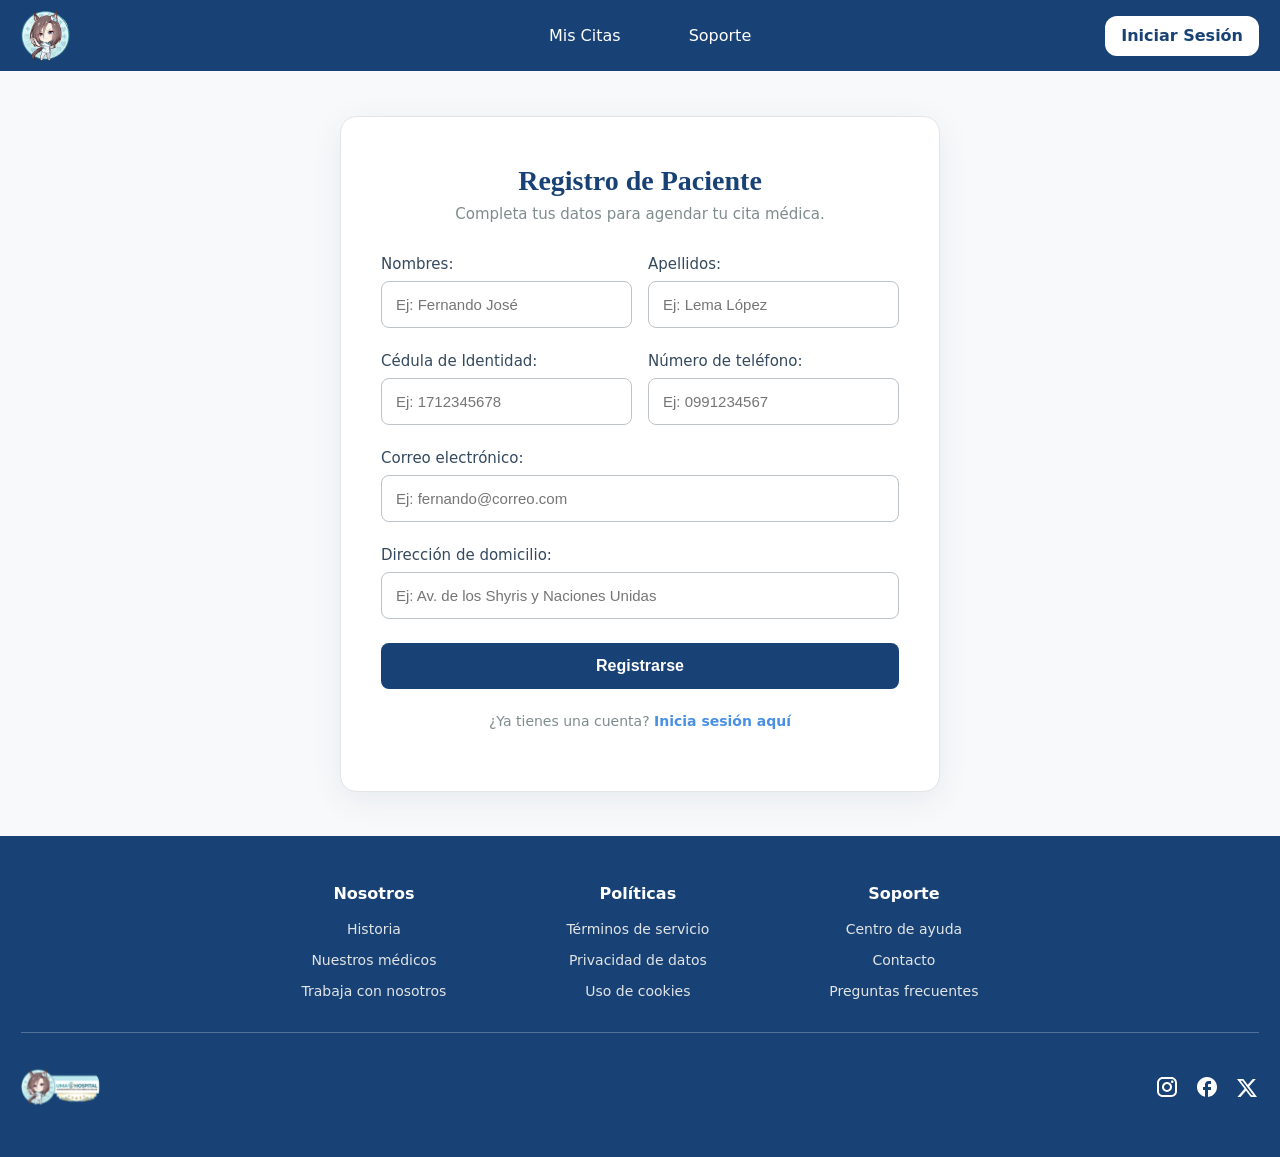
<file: registro.html>
<!DOCTYPE html>
<html lang="es">
  <head>
    <meta charset="UTF-8" />
    <meta name="viewport" content="width=device-width, initial-scale=1.0" />
    <title>UMA Hospital - Inicio</title>

    <link rel="stylesheet" href="styles.css"/>
    <!-- 1. El trabajo de MÓVIL (Se enciende de 300px a 599px) -->
      <!-- <link rel="stylesheet" href="mobile.css" media="screen and (min-width: 300px) and (max-width: 599px)" /> -->

      <!-- 2. El trabajo de TABLET (Se enciende de 600px a 1024px) -->
      <!-- <link rel="stylesheet" href="tablet.css" media="screen and (min-width: 600px) and (max-width: 1024px)" />-->

      <!-- 3. El trabajo de ESCRITORIO/PC (Se enciende de 1025px a 2400px) -->
      <!-- <link rel="stylesheet" href="styles.css" media="screen and (min-width: 1025px) and (max-width: 2400px)" />-->
  </head>
  <body>
    <nav class="navbar" aria-label="Barra de navegación">
      <div class="navbar__content">
        <button class="navbar__menu" type="button" aria-label="Abrir menú">
          <svg viewBox="0 0 35 35" width="35" height="35" aria-hidden="true">
            <rect x="6" y="10" width="23" height="3" rx="1.5" fill="#FFFFFF" />
            <rect x="6" y="17" width="23" height="3" rx="1.5" fill="#FFFFFF" />
            <rect x="6" y="24" width="23" height="3" rx="1.5" fill="#FFFFFF" />
          </svg>
        </button>

        <img src="assets/logo.svg" alt="Logo UMA Hospital" class="nav-logo" />

        <div class="navbar__collapse">
          <ul class="nav-links">
            <li><a href="search-results.html">Mis Citas</a></li>
            <li><a href="#">Soporte</a></li>
          </ul>
          <a href="login.html" class="nav-button">Iniciar Sesión</a>
        </div>
      </div>
    </nav>

  <!-- Recuadro Central -->
  <main class="auth-page">
    <div class="auth-container" style="max-width: 600px;"> <!-- Ligeramente más ancho para las 2 columnas -->
      
      <div style="text-align: center; margin-bottom: 32px;">
        <h1 style="font-family: Lora, Georgia, serif; color: #184175; font-size: 28px; margin: 0 0 8px 0;">Registro de Paciente</h1>
        <p style="color: #7f8c8d; font-size: 15px; margin: 0;">Completa tus datos para agendar tu cita médica.</p>
      </div>

      <!-- Redirige de vuelta al Login simulando éxito -->
      <form action="login-cedula.html" method="GET">
        
        <!-- Fila 1: Nombres y Apellidos -->
        <div class="form-row">
          <div class="form-group">
            <label class="form-label">Nombres:</label>
            <input class="form-input" type="text" placeholder="Ej: Fernando José" required>
          </div>
          <div class="form-group">
            <label class="form-label">Apellidos:</label>
            <input class="form-input" type="text" placeholder="Ej: Lema López" required>
          </div>
        </div>

        <!-- Fila 2: Cédula y Teléfono -->
        <div class="form-row">
          <div class="form-group">
            <label class="form-label">Cédula de Identidad:</label>
            <input class="form-input" type="text" placeholder="Ej: 1712345678" required>
          </div>
          <div class="form-group">
            <label class="form-label">Número de teléfono:</label>
            <input class="form-input" type="tel" placeholder="Ej: 0991234567" required>
          </div>
        </div>

        <!-- Fila 3: Correo (Ocupa todo el ancho) -->
        <div class="form-group">
          <label class="form-label">Correo electrónico:</label>
          <input class="form-input" type="email" placeholder="Ej: fernando@correo.com" required>
        </div>

        <!-- Fila 4: Dirección (Ocupa todo el ancho) -->
        <div class="form-group">
          <label class="form-label">Dirección de domicilio:</label>
          <input class="form-input" type="text" placeholder="Ej: Av. de los Shyris y Naciones Unidas" required>
        </div>
        
        <button type="submit" class="btn-submit" style="margin-top: 8px;">Registrarse</button>

        <p class="auth-footer-text">
          ¿Ya tienes una cuenta? <a href="login.html">Inicia sesión aquí</a>
        </p>
      </form>

    </div>
  </main>
  <footer class="site-footer">
      <div class="site-footer__inner">
        <div class="footer-links">
          <div class="footer-group">
            <h3>Nosotros</h3>
            <ul>
              <li><a href="#">Historia</a></li>
              <li><a href="#">Nuestros médicos</a></li>
              <li><a href="#">Trabaja con nosotros</a></li>
            </ul>
          </div>
          <div class="footer-group">
            <h3>Políticas</h3>
            <ul>
              <li><a href="#">Términos de servicio</a></li>
              <li><a href="#">Privacidad de datos</a></li>
              <li><a href="#">Uso de cookies</a></li>
            </ul>
          </div>
          <div class="footer-group">
            <h3>Soporte</h3>
            <ul>
              <li><a href="#">Centro de ayuda</a></li>
              <li><a href="#">Contacto</a></li>
              <li><a href="#">Preguntas frecuentes</a></li>
            </ul>
          </div>
        </div>

        <hr class="footer-divider" />

        <div class="footer-bottom">
          <img src="assets/logo-footer.svg" alt="Logo UMA Hospital" class="footer-logo" />
          <div class="footer-socials" aria-label="Redes sociales">
            <a href="#" aria-label="Instagram"><img src="assets/icon-instagram.svg" alt="Instagram" /></a>
            <a href="#" aria-label="Facebook"><img src="assets/icon-facebook.svg" alt="Facebook" /></a>
            <a href="#" aria-label="X"><img src="assets/icon-x.svg" alt="X" /></a>
          </div>
        </div>
      </div>
    </footer>
    <script>
      const menuButton = document.querySelector('.navbar__menu');
      const navbar = document.querySelector('.navbar');
      const menuLinks = document.querySelectorAll('.nav-links a');

      // 1. Abrir/Cerrar menú con el botón hamburguesa
      menuButton.addEventListener('click', () => {
        navbar.classList.toggle('menu-active');
      });

      // 2. Cerrar menú si se hace clic en un enlace (ej. Mis Citas)
      menuLinks.forEach(link => {
        link.addEventListener('click', () => {
          navbar.classList.remove('menu-active');
        });
      });

      // 3. Cerrar menú si se hace clic en el fondo oscuro
      document.addEventListener('click', (e) => {
        // Ignora el clic si ocurre dentro del panel derecho o en la hamburguesa
        if (!e.target.closest('.navbar__collapse') && !e.target.closest('.navbar__menu')) {
          navbar.classList.remove('menu-active');
        }
      });
    </script>

  </body>
</html>
</file>
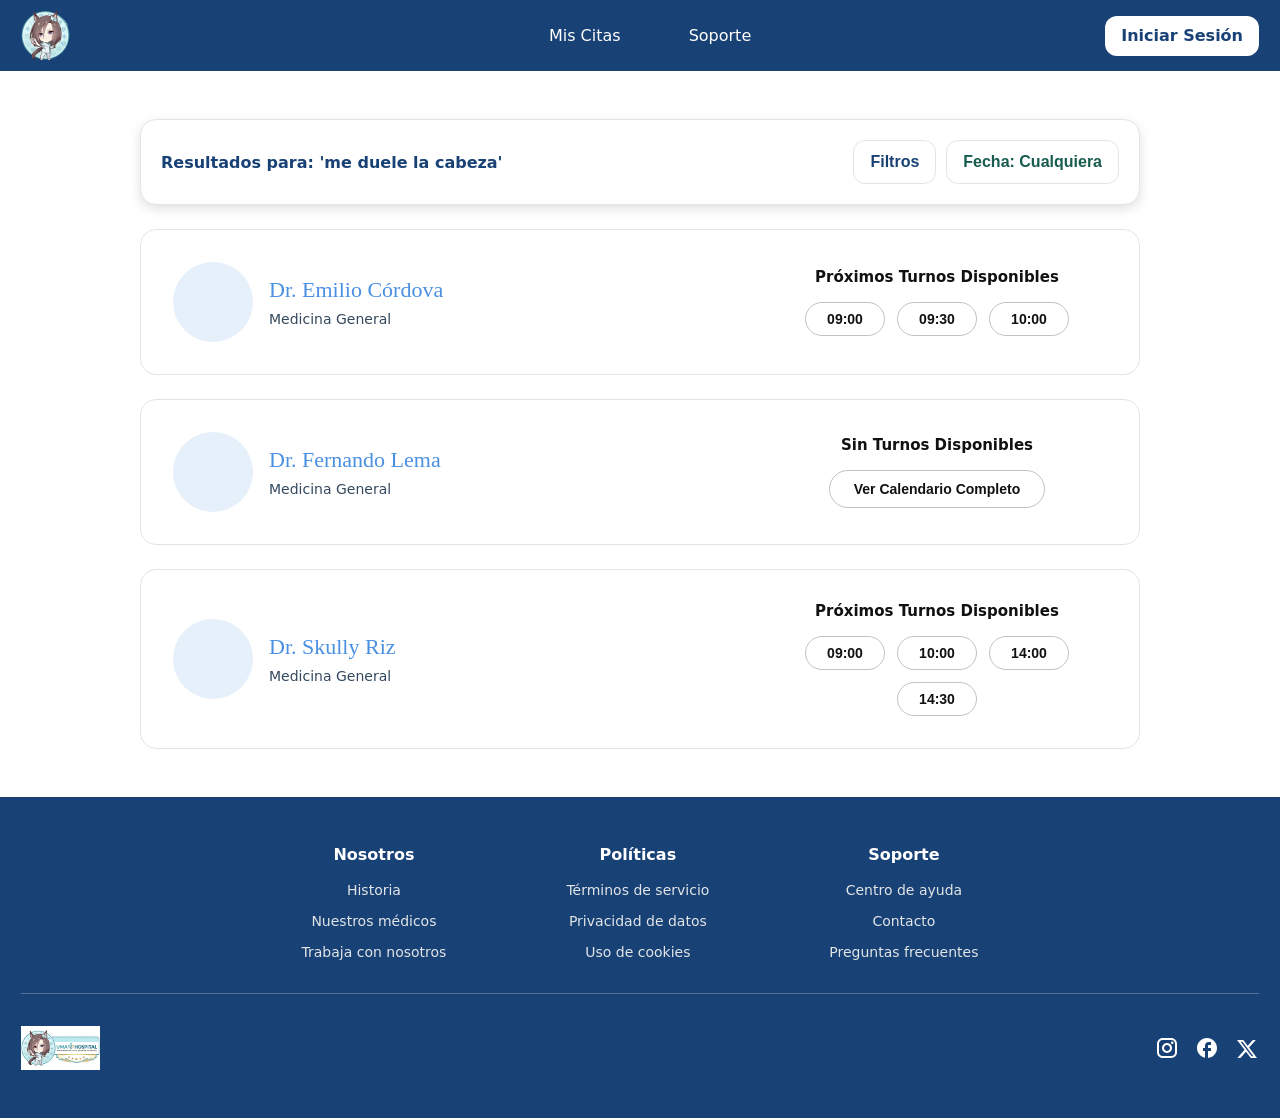
<file: search-results.html>
<!DOCTYPE html>
<html lang="es">
  <head>
    <meta charset="UTF-8" />
    <meta name="viewport" content="width=device-width, initial-scale=1.0" />
    <title>UMA Hospital - Inicio</title>

    <link rel="stylesheet" href="styles.css"/>
    <!-- 1. El trabajo de MÓVIL (Se enciende de 300px a 599px) -->
      <!-- <link rel="stylesheet" href="mobile.css" media="screen and (min-width: 300px) and (max-width: 599px)" /> -->

      <!-- 2. El trabajo de TABLET (Se enciende de 600px a 1024px) -->
      <!-- <link rel="stylesheet" href="tablet.css" media="screen and (min-width: 600px) and (max-width: 1024px)" />-->

      <!-- 3. El trabajo de ESCRITORIO/PC (Se enciende de 1025px a 2400px) -->
      <!-- <link rel="stylesheet" href="styles.css" media="screen and (min-width: 1025px) and (max-width: 2400px)" />-->
  </head>
  <body>
    <nav class="navbar" aria-label="Barra de navegación">
      <div class="navbar__content">
        <button class="navbar__menu" type="button" aria-label="Abrir menú">
          <svg viewBox="0 0 35 35" width="35" height="35" aria-hidden="true">
            <rect x="6" y="10" width="23" height="3" rx="1.5" fill="#FFFFFF" />
            <rect x="6" y="17" width="23" height="3" rx="1.5" fill="#FFFFFF" />
            <rect x="6" y="24" width="23" height="3" rx="1.5" fill="#FFFFFF" />
          </svg>
        </button>

        <img src="assets/logo.svg" alt="Logo UMA Hospital" class="nav-logo" />

        <div class="navbar__collapse">
          <ul class="nav-links">
            <li><a href="search-results.html">Mis Citas</a></li>
            <li><a href="#">Soporte</a></li>
          </ul>
          <a href="login.html" class="nav-button">Iniciar Sesión</a>
        </div>
      </div>
    </nav>

    <!-- Le devolvemos la clase 'main-content' para que empuje el footer -->
    <main class="search-page-content main-content">
      <header class="filters-bar">
        <h1 class="filters-title">Resultados para: 'me duele la cabeza'</h1>
        <div class="filters-actions">
          <button class="filter-chip" type="button">Filtros</button>
          <button class="filter-chip filter-chip--accent" type="button">Fecha: Cualquiera</button>
        </div>
      </header>

      <div class="doctors-list">
        <!-- PLANITLLA DOCTOR 1 -->
        <article class="doctor-card">
          <div class="doctor-info">
            <div class="doctor-avatar" aria-hidden="true"></div>
            <div class="doctor-meta">
              <h3>Dr. Emilio Córdova</h3>
              <p>Medicina General</p>
            </div>
          </div>

          <div class="doctor-schedule">
            <h4>Próximos Turnos Disponibles</h4>
            <div class="time-slots-grid">
              <button class="time-btn" type="button" onclick="document.getElementById('modalRetencion').style.display='flex'">09:00</button>
              <button class="time-btn" type="button" onclick="document.getElementById('modalRetencion').style.display='flex'">09:30</button>
              <button class="time-btn" type="button" onclick="document.getElementById('modalRetencion').style.display='flex'">10:00</button>
            </div>
          </div>
        </article>

        <!-- PLANTILLA DOCTOR 2 (ESTADO VACÍO) -->
        <article class="doctor-card doctor-card--empty">
          <div class="doctor-info">
            <div class="doctor-avatar" aria-hidden="true"></div>
            <div class="doctor-meta">
              <h3>Dr. Fernando Lema</h3>
              <p>Medicina General</p>
            </div>
          </div>

          <!-- Limpiamos el texto duplicado para igualar el diseño -->
          <div class="doctor-schedule doctor-schedule--empty">
            <h4 class="empty-text">Sin Turnos Disponibles</h4>
            <button class="btn-calendar" type="button">Ver Calendario Completo</button>
          </div>
        </article>

        <!-- PLANTILLA DOCTOR 3 -->
        <article class="doctor-card">
          <div class="doctor-info">
            <div class="doctor-avatar" aria-hidden="true"></div>
            <div class="doctor-meta">
              <h3>Dr. Skully Riz</h3>
              <p>Medicina General</p>
            </div>
          </div>

          <div class="doctor-schedule">
            <h4>Próximos Turnos Disponibles</h4>
            <div class="time-slots-grid">
              <button class="time-btn" type="button" onclick="document.getElementById('modalRetencion').style.display='flex'">09:00</button>
              <button class="time-btn" type="button" onclick="document.getElementById('modalRetencion').style.display='flex'">10:00</button>
              <button class="time-btn" type="button" onclick="document.getElementById('modalRetencion').style.display='flex'">14:00</button>
              <button class="time-btn" type="button" onclick="document.getElementById('modalRetencion').style.display='flex'">14:30</button>
            </div>
          </div>
        </article>
      </div>

      <!-- SUPERPOSICIÓN DE TURNO RETENIDO (MODAL ESTÁTICO) -->
      <div id="modalRetencion" class="modal-overlay" style="display: none;">
        <div class="modal-content">
          <div class="modal-icon">
            <svg width="32" height="32" viewBox="0 0 24 24" fill="none" stroke="#7f8c8d" stroke-width="2" stroke-linecap="round" stroke-linejoin="round">
              <path d="M12 2v20M17 2H7M17 22H7M17 6V2a2 2 0 0 0-2-2H9a2 2 0 0 0-2 2v4a2 2 0 0 0 .586 1.414l5.828 5.828a2 2 0 0 1 0 2.828l-5.828 5.828A2 2 0 0 0 7 18v4h10v-4a2 2 0 0 0-.586-1.414l-5.828-5.828a2 2 0 0 1 0-2.828l5.828-5.828A2 2 0 0 0 17 6z"/>
            </svg>
          </div>
          <h2 class="modal-title">Turno retenido temporalmente</h2>
          <p class="modal-timer">05:00 minutos para confirmar cita</p>
          
          <div class="modal-card">
            <div class="modal-doctor-info">
              <div class="doctor-avatar"></div>
              <div class="modal-doctor-text">
                <h3>Dr. Skully Riz</h3>
                <p>Médico General</p>
              </div>
            </div>
            <div class="modal-time-badge">14:00</div>
          </div>

          <div class="modal-actions">
            <button class="btn-cancelar" onclick="document.getElementById('modalRetencion').style.display='none'">Cancelar</button>
            <button class="btn-registrarse" onclick="window.location.href='login.html'">Registrarse</button>
          </div>
        </div>
      </div>
    </main>

    <footer class="site-footer">
      <div class="site-footer__inner">
        <div class="footer-links">
          <div class="footer-group">
            <h3>Nosotros</h3>
            <ul>
              <li><a href="#">Historia</a></li>
              <li><a href="#">Nuestros médicos</a></li>
              <li><a href="#">Trabaja con nosotros</a></li>
            </ul>
          </div>
          <div class="footer-group">
            <h3>Políticas</h3>
            <ul>
              <li><a href="#">Términos de servicio</a></li>
              <li><a href="#">Privacidad de datos</a></li>
              <li><a href="#">Uso de cookies</a></li>
            </ul>
          </div>
          <div class="footer-group">
            <h3>Soporte</h3>
            <ul>
              <li><a href="#">Centro de ayuda</a></li>
              <li><a href="#">Contacto</a></li>
              <li><a href="#">Preguntas frecuentes</a></li>
            </ul>
          </div>
        </div>

        <hr class="footer-divider" />

        <div class="footer-bottom">
          <img src="assets/logo-footer.jpg" alt="Logo UMA Hospital" class="footer-logo" />
          <div class="footer-socials" aria-label="Redes sociales">
            <a href="#" aria-label="Instagram"><img src="assets/icon-instagram.svg" alt="Instagram" /></a>
            <a href="#" aria-label="Facebook"><img src="assets/icon-facebook.svg" alt="Facebook" /></a>
            <a href="#" aria-label="X"><img src="assets/icon-x.svg" alt="X" /></a>
          </div>
        </div>
      </div>
    </footer>
    <script>
      const menuButton = document.querySelector('.navbar__menu');
      const navbar = document.querySelector('.navbar');
      const menuLinks = document.querySelectorAll('.nav-links a');

      // 1. Abrir/Cerrar menú con el botón hamburguesa
      menuButton.addEventListener('click', () => {
        navbar.classList.toggle('menu-active');
      });

      // 2. Cerrar menú si se hace clic en un enlace (ej. Mis Citas)
      menuLinks.forEach(link => {
        link.addEventListener('click', () => {
          navbar.classList.remove('menu-active');
        });
      });

      // 3. Cerrar menú si se hace clic en el fondo oscuro
      document.addEventListener('click', (e) => {
        // Ignora el clic si ocurre dentro del panel derecho o en la hamburguesa
        if (!e.target.closest('.navbar__collapse') && !e.target.closest('.navbar__menu')) {
          navbar.classList.remove('menu-active');
        }
      });
    </script>

  </body>
</html>
</file>
<file: styles.css>
:root {
  color-scheme: dark;
}

* {
  box-sizing: border-box;
}

body {
  margin: 0 auto;
  min-height: 100vh;
  min-width: 1025px; /* Límite inferior de PC */
  max-width: 1800px; /* Límite superior de PC */
  font-family: Inter, system-ui, sans-serif;
  background: #ffffff;
  display: flex;
  flex-direction: column;
}

.navbar {
  width: 100%;
  background: #184175;
}

.main-content {
  flex: 1; 
}

.navbar__content {
  display: flex;
  align-items: center;
  justify-content: space-between;
  padding: 10px 21px;
  gap: 48px;
  max-width: 1440px;
  margin: 0 auto;
}

.navbar__menu {
  display: none;
}

.nav-logo {
  width: 126px;
  height: 51px;
  object-fit: contain;
}

.nav-links {
  margin: 0 auto;
  display: flex;
  align-items: center;
  gap: 48px;
  padding: 0;
  list-style: none;
}

.nav-links a {
  color: #ffffff;
  text-decoration: none;
  font-size: 16px;
  font-weight: 500;
  line-height: 1;
  white-space: nowrap;
  padding: 10px;
}

.nav-button {
  display: inline-flex;
  align-items: center;
  justify-content: center;
  padding: 12px 16px;
  min-width: 140px;
  background: #ffffff;
  color: #184175;
  border-radius: 12px;
  text-decoration: none;
  font-weight: 600;
  font-size: 16px;
  line-height: 1;
}

.navbar__collapse {
  display: flex;
  align-items: center;
  flex: 1; /* Toma todo el espacio disponible junto al logo */
  justify-content: space-between;
}

.hero-carousel {
  position: relative;
  overflow: hidden;
  min-height: 520px;
  display: flex;
  align-items: center;
  justify-content: center;
  padding: 120px 200px;
  margin: 32px auto;
  background: #184175 url("assets/hero-bg-1.jpg") center/cover no-repeat;
  border-radius: 20px;
  max-width: 1440px;
  width: calc(100% - 42px);
}

.hero-carousel::before,
.hero-carousel::after {
  content: "";
  position: absolute;
  inset: 0;
  background-size: cover;
  background-position: center;
  background-repeat: no-repeat;
  opacity: 0;
  pointer-events: none;
}

.hero-carousel::before {
  background-image: url("assets/hero-bg-2.jpg");
  animation: hero-fade-2 15s infinite ease-in-out;
  z-index: 0;
}

.hero-carousel::after {
  background-image: url("assets/hero-bg-3.png");
  animation: hero-fade-3 15s infinite ease-in-out;
  z-index: 0;
}

.hero-panel {
  position: relative;
  z-index: 1;
  display: flex;
  flex-direction: column;
  align-items: center;
  justify-content: center;
  gap: 32px;
  width: min(980px, 100%);
  text-align: center;
}

.hero-title {
  margin: 0;
  color: #ffffff;
  font-family: Lora, Georgia, serif;
  font-size: 56px;
  font-weight: 600;
  line-height: 1.2;
}

.hero-search {
  display: flex;
  align-items: center;
  gap: 16px;
  width: 100%;
  max-width: 775px; 
  min-width: 300px; 
  padding: 12px 16px;
  border-radius: 12px;
  background: #ffffff;
}

.hero-search__icon {
  display: flex;
  align-items: center;
  justify-content: center;
  width: 36px;
  height: 36px;
  color: #184175;
  flex-shrink: 0;
}

.hero-search__input {
  border: none;
  outline: none;
  width: 100%;
  font-size: 16px;
  line-height: 1.4;
  color: #0f1c2d;
  background: transparent;
}

.hero-search__input::placeholder {
  color: rgba(0, 0, 0, 0.4);
} 

.title-tablet,
.input-mobile {
  display: none;
}

@keyframes hero-fade-2 {
  0%, 23% { opacity: 0; }    
  33%, 56% { opacity: 1; }   
  66%, 100% { opacity: 0; }  
}

@keyframes hero-fade-3 {
  0%, 56% { opacity: 0; }    
  66%, 90% { opacity: 1; }   
  100% { opacity: 0; }       
}

.specialties-section {
  max-width: 1440px;
  margin: 48px auto; 
  padding: 0 21px; 
  width: 100%;
}

.specialties-title {
  font-family: Lora, Georgia, serif; 
  font-size: 28px;
  font-weight: 700;
  color: #0f1c2d;
  margin-bottom: 24px;
}

/* Corrección de Especialidades en styles.css (PC) */
.specialties-track {
  display: flex;
  flex-wrap: wrap; /* ¡La magia! Permite que las tarjetas bajen a otra línea si no caben */
  gap: 24px;
  justify-content: center;
  padding-bottom: 16px; 
}

.specialty-card {
  flex: 0 0 auto; 
  width: 220px; 
  background: #ffffff;
  border-radius: 16px;
  padding: 32px 24px;
  display: flex;
  flex-direction: column;
  align-items: center;
  justify-content: center;
  gap: 20px;
  border: 1px solid #E2E5E7; 
  box-shadow: 0px 4px 12px rgba(0, 0, 0, 0.03); 
  transition: transform 0.2s ease;
  cursor: pointer;
}

.specialty-card:hover {
  transform: translateY(-5px); 
  box-shadow: 0px 8px 16px rgba(0, 0, 0, 0.06);
}

.specialty-icon {
  width: 64px;
  height: 64px;
}

.specialty-name {
  margin: 0;
  font-size: 16px;
  font-weight: 600;
  color: #184175;
  text-align: center;
}

.affiliates-section {
  max-width: 1440px;
  margin: 64px auto;
  padding: 0 21px; 
  width: 100%;
}

.affiliates-title {
  margin: 0 0 24px 0; 
  font-family: Lora, Georgia, serif;
  font-size: 28px; 
  font-weight: 700;
  color: #0f1c2d;
}

.affiliates-slider {
  overflow: hidden;
  width: 100%;
}

.affiliates-track {
  display: flex;
  align-items: center;
  gap: 64px;
  width: max-content;
  animation: affiliates-marquee 20s linear infinite;
}

.affiliate-item {
  display: flex;
  align-items: center;
  justify-content: center;
  flex-shrink: 0;
  min-width: 140px;
}

.affiliate-item img {
  height: 64px; 
  max-width: 200px;
  width: auto;
  object-fit: contain;
}

@keyframes affiliates-marquee {
  from { transform: translateX(0); }
  to { transform: translateX(calc(-25% - 16px)); }
}

.promos-section {
  max-width: 1440px;
  margin: 64px auto;
  padding: 0 21px;
  width: 100%;
}

.promos-title {
  font-family: Lora, Georgia, serif;
  font-size: 28px;
  font-weight: 700;
  color: #0f1c2d;
  margin-bottom: 24px;
}

.promos-container {
  display: flex;
  gap: 32px; 
  justify-content: center;
  width: 100%;
}

.promo-banner {
  width: calc(50% - 16px); 
  height: auto; 
  border-radius: 16px;
  display: block;
}

.search-page-content {
  max-width: 1440px;
  margin: 0 auto;
  padding: 48px 21px;
  width: 100%;
}

.filters-bar {
  display: flex;
  justify-content: space-between;
  align-items: center;
  gap: 20px;
  padding: 20px;
  border: 1px solid #e2e5e7;
  border-radius: 16px;
  background: #ffffff;
  box-shadow: 0 4px 12px rgba(0, 0, 0, 0.12);
  margin: 0 auto 24px;
  max-width: 1000px;
}

.filters-title {
  margin: 0;
  font-size: 16px;
  font-weight: 600;
  color: #184175;
}

.filters-actions {
  display: flex;
  align-items: center;
  gap: 10px;
  flex-wrap: wrap;
}

.filter-chip {
  border: 1px solid #e2e5e7;
  border-radius: 12px;
  background: #ffffff;
  color: #184175;
  padding: 12px 16px;
  font-size: 16px;
  font-weight: 600;
  cursor: pointer;
}

.filter-chip--accent {
  color: #175c4f;
}

.doctors-list {
  display: flex;
  flex-direction: column;
  gap: 24px;
  max-width: 1000px;
  margin: 0 auto;
}

.doctor-card {
  display: flex;
  justify-content: space-between;
  align-items: center;
  gap: 24px;
  padding: 32px;
  border: 1px solid #e2e5e7;
  border-radius: 16px;
  background: #ffffff;
}

.doctor-info {
  display: flex;
  align-items: center;
  gap: 16px;
  min-width: 0;
}

.doctor-avatar {
  width: 80px;
  height: 80px;
  border-radius: 50%;
  background: #E5F0FA; 
  display: flex;
  align-items: center;
  justify-content: center;
  flex-shrink: 0;
}

.doctor-meta {
  display: flex;
  flex-direction: column;
  gap: 8px;
}

.doctor-meta h3 {
  margin: 0;
  font-family: Lora, Georgia, serif;
  font-size: 22px;
  font-weight: 500;
  color: #4a90e2; 
}

.doctor-meta p {
  margin: 0;
  font-size: 14px;
  color: #34495e;
}

.doctor-schedule {
  display: flex;
  flex-direction: column;
  align-items: center;
  gap: 16px;
  min-width: 340px; 
}

.doctor-schedule h4, .empty-text {
  margin: 0;
  font-size: 15px;
  font-weight: 600;
  color: #111111;
  text-align: center;
}

.time-slots-grid {
  display: flex;
  flex-wrap: wrap;
  gap: 12px;
  justify-content: center;
  max-width: 320px; 
}

.time-btn {
  border: 1px solid #bdc3c7;
  border-radius: 20px; 
  padding: 8px 16px;
  min-width: 80px;
  background: #ffffff;
  color: #111111;
  font-size: 14px;
  font-weight: 600;
  cursor: pointer;
  transition: all 0.2s ease;
}

.time-btn:hover {
  border-color: #184175;
  color: #184175;
  background: #f8f9fa;
}

.btn-calendar {
  border: 1px solid #bdc3c7;
  border-radius: 20px;
  padding: 10px 24px;
  background: #ffffff;
  color: #111111;
  font-size: 14px;
  font-weight: 600;
  cursor: pointer;
  transition: all 0.2s ease;
}

.btn-calendar:hover {
  background: #f8f9fa;
  border-color: #184175;
}

.site-footer {
  background: #184175;
  color: #ffffff;
  margin-top: 0; 
}

.site-footer__inner {
  max-width: 1800px; 
  min-width: 1000px; 
  margin: 0 auto;
  padding: 48px 21px;
}

.footer-links {
  display: flex;
  justify-content: center;
  gap: 120px;
  max-width: 1000px; 
  margin: 0 auto;
}

.footer-group {
  display: flex;
  flex-direction: column;
  align-items: center;
  text-align: center; 
}

.footer-group h3 {
  margin: 0 0 16px;
  font-size: 16px;
  font-weight: 700;
}

.footer-group ul {
  list-style: none;
  padding: 0;
  margin: 0;
  display: flex;
  flex-direction: column;
  gap: 12px;
  align-items: center;
}

.footer-group a {
  color: #e2e5e7;
  text-decoration: none;
  font-size: 14px;
}

.footer-group a:hover {
  color: #ffffff;
}

.footer-divider {
  border: 0;
  border-top: 1px solid rgba(255, 255, 255, 0.25);
  margin: 32px 0;
}

.footer-bottom {
  display: flex;
  justify-content: space-between;
  align-items: center;
  gap: 16px;
}

.footer-logo {
  height: 44px;
  width: auto;
}

.footer-socials {
  display: flex;
  align-items: center;
  gap: 16px;
}

.footer-socials img {
  width: 24px;
  height: 24px;
  display: block;
}

/* =========================================
   SUPERPOSICIÓN / MODAL DE RETENCIÓN (PC)
========================================= */
.modal-overlay {
  position: fixed;
  top: 0; left: 0; right: 0; bottom: 0;
  background: rgba(0, 0, 0, 0.6);
  display: flex;
  justify-content: center;
  align-items: center;
  z-index: 2000;
}

.modal-content {
  background: #ffffff;
  padding: 48px;
  border-radius: 16px;
  width: 100%;
  max-width: 520px;
  text-align: center;
  box-shadow: 0 12px 40px rgba(0, 0, 0, 0.2);
}

.modal-icon { margin-bottom: 16px; }

.modal-title {
  font-family: Lora, Georgia, serif;
  color: #184175;
  font-size: 26px;
  margin: 0 0 8px 0;
}

.modal-timer {
  color: #34495e;
  font-size: 15px;
  margin: 0 0 32px 0;
}

.modal-card {
  border: 1px solid #e2e5e7;
  border-radius: 12px;
  padding: 16px 24px;
  display: flex;
  justify-content: space-between;
  align-items: center;
  margin-bottom: 32px;
}

.modal-doctor-info {
  display: flex;
  align-items: center;
  gap: 16px;
  text-align: left;
}

.modal-doctor-text h3 {
  margin: 0 0 4px 0;
  color: #4a90e2;
  font-size: 18px;
  font-weight: 500;
}

.modal-doctor-text p {
  margin: 0;
  font-size: 14px;
  color: #34495e;
}

.modal-time-badge {
  border: 1px solid #4a90e2;
  color: #111111;
  padding: 8px 24px;
  border-radius: 8px;
  font-weight: 600;
  font-size: 15px;
}

.modal-actions {
  display: flex;
  justify-content: center;
  gap: 16px;
}

.btn-cancelar, .btn-registrarse {
  padding: 12px 32px;
  border-radius: 8px;
  font-weight: 600;
  font-size: 15px;
  cursor: pointer;
  transition: all 0.2s ease;
}

.btn-cancelar {
  background: #ffffff;
  border: 1px solid #e2e5e7;
  color: #e74c3c;
}

.btn-cancelar:hover {
  background: #fdf2f2;
  border-color: #e74c3c;
}

.btn-registrarse {
  background: #4a90e2;
  border: none;
  color: #ffffff;
}

.btn-registrarse:hover {
  background: #357abd;
}

/* =========================================
   RECUADRO CENTRAL DE AUTENTICACIÓN
========================================= */
.auth-page {
  display: flex;
  align-items: center;
  justify-content: center;
  min-height: 85vh;
  background-color: #f8f9fa; /* Fondo gris claro exterior */
  padding: 40px 20px;
}

.auth-container {
  background: #ffffff;
  width: 100%;
  max-width: 480px;
  padding: 48px 40px;
  border-radius: 16px;
  border: 1px solid #e2e5e7;
  box-shadow: 0 8px 32px rgba(24, 65, 117, 0.08); /* Sombra ligera azulada */
}

/* Pestañas de Navegación */
.login-tabs {
  display: flex;
  border-bottom: 2px solid #e2e5e7;
  margin-bottom: 32px;
  gap: 24px;
}

.tab-link {
  text-decoration: none;
  color: #7f8c8d;
  font-size: 15px;
  font-weight: 600;
  padding-bottom: 12px;
  border-bottom: 3px solid transparent;
  margin-bottom: -2px;
  transition: all 0.2s ease;
}

.tab-link:hover {
  color: #34495e;
}

.tab-link.active {
  color: #184175;
  border-bottom-color: #184175;
}

/* Barras de entrada (Fondo blanco, borde gris) */
.form-group {
  display: flex;
  flex-direction: column;
  gap: 8px;
  margin-bottom: 24px;
}

.form-label {
  font-size: 15px;
  color: #34495e;
  font-weight: 500;
}

.form-input {
  background: #ffffff !important; /* Fuerza fondo blanco */
  border: 1px solid #bdc3c7 !important; /* Fuerza borde gris */
  border-radius: 8px;
  padding: 14px;
  font-size: 15px;
  color: #0f1c2d !important;
  outline: none;
}

.form-input:focus {
  border-color: #4a90e2 !important;
}

/* Estado de Error (Tipografía Roboto) */
.form-group.has-error .form-input {
  border-color: #e74c3c !important;
}

.form-error-msg {
  font-family: 'Roboto', sans-serif;
  color: #e74c3c;
  font-size: 13px;
  display: none;
}

.form-group.has-error .form-error-msg {
  display: block;
}

/* Botón global */
.btn-submit {
  display: block;
  width: 100%;
  background: #184175;
  color: #ffffff;
  text-align: center;
  border: none;
  border-radius: 8px;
  padding: 14px;
  font-size: 16px;
  font-weight: 600;
  cursor: pointer;
  transition: background 0.2s ease;
}

.btn-submit:hover {
  background: #112d52;
}

/* =========================================
   TEXTOS DE PIE Y FORMULARIO DE REGISTRO
========================================= */
.auth-footer-text {
  text-align: center;
  margin-top: 24px;
  font-size: 14px;
  color: #7f8c8d;
}

.auth-footer-text a {
  color: #4a90e2;
  text-decoration: none;
  font-weight: 600;
  transition: color 0.2s ease;
}

.auth-footer-text a:hover {
  color: #184175;
  text-decoration: underline;
}

/* Filas de dos columnas para acortar el formulario en PC */
.form-row {
  display: flex;
  gap: 16px;
  width: 100%;
}

.form-row .form-group {
  flex: 1; /* Hace que ambas columnas midan exactamente la mitad */
}

/* =========================================
   RESPONSIVE: TABLET (600px - 1024px)
========================================= */


@media screen and (max-width: 1024px) {
  body { min-width: 600px; }
  .navbar__content { max-width: 1025px; gap: 16px; }
  
  .hero-carousel { padding: 80px 40px; min-height: 480px; }
  .hero-title { font-size: 48px; }
  .hero-search { max-width: 680px; }
  .title-desktop { display: none; }
  .title-tablet { display: block; }
  
  .specialties-section { margin-top: 40px; }
  .specialties-title { font-size: 22px; }
  .specialties-track { overflow-x: auto; flex-wrap: nowrap; padding-bottom: 16px; scrollbar-width: none; justify-content: flex-start; }
  .specialties-track::-webkit-scrollbar { display: none; }
  
  .affiliates-section { margin: 48px auto; }
  .affiliates-title { font-size: 24px; }
  
  .promos-title { font-size: 24px; }
  .promos-container { display: flex; flex-direction:column; align-items: center; gap: 24px; }
  .promo-banner { width: 100%; max-width: 600px; opacity: 1; animation: none; }
  
  /* Footer */
  .site-footer__inner { min-width: 100%; max-width: 100%; }
  .footer-links { display: grid; grid-template-columns: repeat(3, 1fr); gap: 24px; max-width: 900px; margin: 0 auto; }
  .footer-group { display: flex; flex-direction: column; align-items: center; text-align: center; }

  /* Modal de Retención */
  .modal-content { padding: 40px 32px; width: 90%; max-width: 460px; }
  .modal-title { font-size: 24px; }
  .modal-timer { margin: 0 0 24px 0; }
  .btn-cancelar, .btn-registrarse { padding: 12px 24px; }

  /* Vistas de Autenticación */
  .auth-page { padding: 40px 21px; min-height: 75vh; }
  .auth-container { padding: 40px 32px; max-width: 440px; }
  .login-tabs { gap: 16px; }
  .tab-link { font-size: 15px; }
}

/* =========================================
   RESPONSIVE: MÓVIL (Hasta 599px)
========================================= */
@media screen and (max-width: 599px) {
  body { min-width: 300px; }
  
  /* Navegación y Hamburguesa */
  .navbar__content { flex-wrap: wrap; justify-content: flex-start; padding: 10px 16px; }
  
  /* Forzamos que la hamburguesa esté por encima del fondo oscuro */
  .navbar__menu { display: flex; align-items: center; justify-content: center; width: 35px; height: 35px; background: transparent; border: none; padding: 0; cursor: pointer; position: relative; z-index: 2001; }
  .nav-links, .nav-button { display: none; }

  /* =========================================
     MENÚ LATERAL DESLIZABLE (OFF-CANVAS)
  ========================================= */
  .navbar__collapse {
    position: fixed;
    top: 0;
    left: -100%;
    width: 80%;
    max-width: 320px;
    height: 100vh;
    background-color: #184175;
    display: flex;
    flex-direction: column;
    justify-content: flex-start;
    padding: 80px 24px 24px; 
    transition: left 0.3s ease-in-out;
    z-index: 2000;
    box-shadow: 10px 0 24px rgba(0,0,0,0.3);
    overflow-y: auto;
  }

  .navbar.menu-active .navbar__collapse {
    left: 0; /* Despliega el menú hacia el centro */
  }

  /* Capa de fondo oscuro (Overlay) */
  .navbar::before {
    content: "";
    position: fixed;
    inset: 0;
    background: rgba(0, 0, 0, 0.6);
    z-index: 1999;
    opacity: 0;
    pointer-events: none;
    transition: opacity 0.3s ease;
  }

  .navbar.menu-active::before {
    opacity: 1;
    pointer-events: auto;
  }

  /* Orden: Botón de sesión arriba del todo */
  .navbar__collapse .nav-button {
    display: inline-flex;
    width: 100%;
    justify-content: center;
    margin: 0 0 16px 0; /* Separación pequeña con los enlaces inferiores */
    order: -1; /* Envía este botón a la primera posición */
    background-color: #ffffff;
    color: #184175;
  }

  .navbar__collapse .nav-links {
    display: flex;
    flex-direction: column;
    width: 100%;
    margin: 0;
    padding: 0;
    gap: 0;
  }

  .navbar__collapse .nav-links a {
    display: block;
    padding: 16px 0;
    border-bottom: 1px solid rgba(255, 255, 255, 0.1);
    font-size: 18px;
    width: 100%;
    text-align: center; /* Centramos el texto para alinear con el botón superior */
  }
  
  .hero-carousel { padding: 64px 20px; min-height: 420px; width: calc(100% - 42px); }
  .hero-title { font-size: 40px; }
  .hero-search { padding: 14px 16px; width: 100%; }
  .input-desktop { display: none; }
  .input-mobile { display: block; width: 100%; }
  
  .specialties-section { margin: 32px auto; width: calc(100% - 24px); }
  .specialties-title { font-size: 24px; }
  .specialty-card { width: 180px; padding: 24px 16px; }
  
  .affiliates-section { margin: 32px auto; }
  .affiliates-title { font-size: 24px; }
  .affiliate-item img { height: 48px; max-width: 140px; }
  
  .promos-section { margin: 32px auto; }
  .promos-title { font-size: 24px; }
  
  /* Resultados de Búsqueda */
  .search-page-content { padding: 24px 12px 48px; }
  .filters-bar { flex-direction: column; align-items: center; text-align: center; }
  .filters-title { font-size: 15px; }
  .doctor-card { flex-direction: column; text-align: center; padding: 24px 20px; }
  .doctor-info { flex-direction: column; justify-content: center; }
  .doctor-schedule { width: 100%; min-width: unset; }
  
  /* Footer Apilado */
  .site-footer__inner { padding: 32px 16px; }
  .footer-links { grid-template-columns: 1fr; gap: 32px; }
  .footer-group h3 { font-size: 18px; font-weight: 800; margin: 0 0 20px 0; }

  /* Modal de Retención Móvil */
  .modal-content { padding: 32px 20px; width: 92%; max-width: 380px; }
  .modal-title { font-size: 20px; }
  .modal-card { flex-direction: column; align-items: center; text-align: center; }
  .modal-doctor-info { flex-direction: column; width: 100%; justify-content: center; text-align: center; }
  .modal-time-badge { width: 100%; text-align: center; }
  .modal-actions { flex-direction: column; width: 100%; }
  .btn-cancelar, .btn-registrarse { width: 100%; padding: 14px; }

  /* Vistas de Autenticación Móvil */
  .auth-page { padding: 32px 16px; min-height: 70vh; }
  .auth-container { padding: 32px 20px; }
  .login-tabs { gap: 12px; }
  .tab-link { font-size: 14px; padding-bottom: 8px; }
  .form-label { font-size: 14px; }
  .form-input { font-size: 14px; padding: 12px; }
  .btn-submit { font-size: 15px; padding: 12px; }

  /* Hacer que formularios de registro sea de 1 sola columna en celular */
  .form-row { flex-direction: column; gap: 0; }
}
</file>
<file: mobile.css>
:root {
  color-scheme: dark;
}

* {
  box-sizing: border-box;
}

body {
  margin: 0 auto;
  min-height: 100vh;
  min-width: 300px; /* Límite inferior Móvil */
  max-width: 599px; /* Límite superior Móvil */
  font-family: Inter, system-ui, sans-serif;
  background: #ffffff;
  display: flex;
  flex-direction: column;
}

.navbar {
  width: 100%;
  background: #184175;
}

.main-content {
  flex: 1; 
}

.navbar__content {
  display: flex;
  align-items: center;
  padding: 10px 21px;
  margin: 0 auto;
  max-width: 100%; /* Ajuste Móvil: Salto de línea */
  justify-content: flex-start; /* Ajuste Móvil */
  gap: 16px; /* Ajuste Móvil */
  flex-wrap: wrap; /* Ajuste Móvil: Vital para menú hamburguesa */
}

.navbar__menu {
  display: flex; /* Ajuste Móvil: Mostrar hamburguesa */
  align-items: center;
  justify-content: center;
  width: 35px;
  height: 35px;
  border: none;
  background: transparent;
  padding: 0;
  cursor: pointer;
}

.nav-logo {
  width: 126px;
  height: 51px;
  object-fit: contain;
}

.nav-links,
.nav-button {
  display: none; /* Ajuste Móvil: Ocultos por defecto */
}

/* --- CLASES ACTIVAS JS (MENÚ HAMBURGUESA) --- */
.navbar.menu-active .nav-links {
  display: flex;
  flex-direction: column;
  width: 100%;
  gap: 8px;
  padding-top: 16px;
  border-top: 1px solid rgba(255, 255, 255, 0.1);
  list-style: none;
  margin: 0;
}

.navbar.menu-active .nav-links a {
  color: #ffffff;
  text-decoration: none;
  font-size: 16px;
  font-weight: 500;
  padding: 10px;
}

.navbar.menu-active .nav-button {
  display: inline-flex;
  width: 100%;
  margin-top: 8px;
  margin-bottom: 8px;
  align-items: center;
  justify-content: center;
  padding: 12px 16px;
  background: #ffffff;
  color: #184175;
  border-radius: 12px;
  text-decoration: none;
  font-weight: 600;
  font-size: 16px;
}

.hero-carousel {
  position: relative;
  overflow: hidden;
  display: flex;
  align-items: center;
  justify-content: center;
  margin: 32px auto;
  background: #184175 url("assets/hero-bg-1.jpg") center/cover no-repeat;
  border-radius: 20px;
  width: calc(100% - 42px);
  padding: 64px 20px; /* Ajuste Móvil */
  min-height: 420px; /* Ajuste Móvil */
}

.hero-carousel::before,
.hero-carousel::after {
  content: "";
  position: absolute;
  inset: 0;
  background-size: cover;
  background-position: center;
  background-repeat: no-repeat;
  opacity: 0;
  pointer-events: none;
}

.hero-carousel::before {
  background-image: url("assets/hero-bg-2.jpg");
  animation: hero-fade-2 15s infinite ease-in-out;
  z-index: 0;
}

.hero-carousel::after {
  background-image: url("assets/hero-bg-3.png");
  animation: hero-fade-3 15s infinite ease-in-out;
  z-index: 0;
}

.hero-panel {
  position: relative;
  z-index: 1;
  display: flex;
  flex-direction: column;
  align-items: center;
  justify-content: center;
  width: min(980px, 100%);
  text-align: center;
  gap: 20px; /* Ajuste Móvil */
}

.hero-title {
  margin: 0;
  color: #ffffff;
  font-family: Lora, Georgia, serif;
  font-weight: 600;
  line-height: 1.2;
  font-size: 40px; /* Ajuste Móvil */
}

.hero-search {
  display: flex;
  align-items: center;
  gap: 16px;
  border-radius: 12px;
  background: #ffffff;
  width: 100%; /* Ajuste Móvil */
  padding: 14px 16px; /* Ajuste Móvil */
}

.hero-search__icon {
  display: flex;
  align-items: center;
  justify-content: center;
  width: 36px;
  height: 36px;
  color: #184175;
  flex-shrink: 0;
}

.hero-search__input {
  border: none;
  outline: none;
  font-size: 16px;
  line-height: 1.4;
  color: #0f1c2d;
  background: transparent;
}

.hero-search__input::placeholder {
  color: rgba(0, 0, 0, 0.4);
} 

.title-desktop {
  display: none; 
}

.input-desktop {
  display: none; /* Ajuste Móvil */
}

.title-tablet {
  display: block; /* ¡Esto vuelve a encender el texto "Tu cita médica en minutos"! */
}

.input-mobile {
  display: block; /* Ajuste Móvil */
  width: 100%;
}

@keyframes hero-fade-2 {
  0%, 23% { opacity: 0; }    
  33%, 56% { opacity: 1; }   
  66%, 100% { opacity: 0; }  
}

@keyframes hero-fade-3 {
  0%, 56% { opacity: 0; }    
  66%, 90% { opacity: 1; }   
  100% { opacity: 0; }       
}

.specialties-section {
  max-width: 1440px;
  padding: 0 21px; 
  margin: 32px auto; /* Ajuste Móvil */
  width: calc(100% - 24px); /* Ajuste Móvil */
}

.specialties-title {
  font-family: Lora, Georgia, serif; 
  font-weight: 700;
  color: #0f1c2d;
  margin-bottom: 24px;
  font-size: 24px; /* Ajuste Móvil */
}

.specialties-track {
  display: flex;
  gap: 24px;
  overflow-x: auto; 
  padding-bottom: 16px; 
  scrollbar-width: none; 
  -ms-overflow-style: none; 
}

.specialties-track::-webkit-scrollbar {
  display: none; 
}

.specialty-card {
  flex: 0 0 auto; 
  background: #ffffff;
  border-radius: 16px;
  display: flex;
  flex-direction: column;
  align-items: center;
  justify-content: center;
  gap: 20px;
  border: 1px solid #E2E5E7; 
  box-shadow: 0px 4px 12px rgba(0, 0, 0, 0.03); 
  transition: transform 0.2s ease;
  cursor: pointer;
  width: 180px; /* Ajuste Móvil */
  padding: 24px 16px; /* Ajuste Móvil */
}

.specialty-card:hover {
  transform: translateY(-5px); 
  box-shadow: 0px 8px 16px rgba(0, 0, 0, 0.06);
}

.specialty-icon {
  width: 64px;
  height: 64px;
}

.specialty-name {
  margin: 0;
  font-size: 16px;
  font-weight: 600;
  color: #184175;
  text-align: center;
}

.affiliates-section {
  max-width: 1440px;
  padding: 0 21px; 
  width: 100%;
  margin: 32px auto; /* Ajuste Móvil */
}

.affiliates-title {
  margin: 0 0 24px 0; 
  font-family: Lora, Georgia, serif;
  font-weight: 700;
  color: #0f1c2d;
  font-size: 24px; /* Ajuste Móvil */
}

.affiliates-slider {
  overflow: hidden;
  width: 100%;
}

.affiliates-track {
  display: flex;
  align-items: center;
  gap: 64px;
  width: max-content;
  animation: affiliates-marquee 20s linear infinite;
}

.affiliate-item {
  display: flex;
  align-items: center;
  justify-content: center;
  flex-shrink: 0;
  min-width: 140px;
}

.affiliate-item img {
  width: auto;
  object-fit: contain;
  height: 48px; /* Ajuste Móvil */
  max-width: 140px; /* Ajuste Móvil */
}

@keyframes affiliates-marquee {
  from { transform: translateX(0); }
  to { transform: translateX(calc(-25% - 16px)); }
}

.promos-section {
  max-width: 1440px;
  padding: 0 21px;
  width: 100%;
  margin: 32px auto; /* Ajuste Móvil */
}

.promos-title {
  font-family: Lora, Georgia, serif;
  font-weight: 700;
  color: #0f1c2d;
  margin-bottom: 24px;
  font-size: 24px; /* Ajuste Móvil */
}

.promos-container {
  display: grid; /* Ajuste Móvil: Cuadrícula apilada */
  grid-template-areas: "banner";
  height: auto; 
  width: 100%;
}

.promo-banner {
  border-radius: 16px;
  display: block;
  grid-area: banner; /* Ajuste Móvil */
  width: 100%; 
  height: auto; 
  opacity: 0; 
}

.banner-1 {
  animation: crossfade-1 10s infinite;
}

.banner-2 {
  animation: crossfade-2 10s infinite;
}

.search-page-content {
  max-width: 1440px;
  margin: 0 auto;
  width: 100%;
  padding: 24px 12px 48px; /* Ajuste Móvil */
}

.filters-bar {
  display: flex;
  justify-content: space-between;
  gap: 20px;
  padding: 20px;
  border: 1px solid #e2e5e7;
  border-radius: 16px;
  background: #ffffff;
  box-shadow: 0 4px 12px rgba(0, 0, 0, 0.12);
  margin: 0 auto 24px;
  max-width: 1000px;
  flex-direction: column; /* Ajuste Móvil */
  align-items: center; /* Ajuste Móvil */
  text-align: center; /* Ajuste Móvil */
}

.filters-title {
  margin: 0;
  font-weight: 600;
  color: #184175;
  font-size: 15px; /* Ajuste Móvil */
}

.filters-actions {
  display: flex;
  align-items: center;
  gap: 10px;
  flex-wrap: wrap;
}

.filter-chip {
  border: 1px solid #e2e5e7;
  border-radius: 12px;
  background: #ffffff;
  color: #184175;
  padding: 12px 16px;
  font-size: 16px;
  font-weight: 600;
  cursor: pointer;
}

.filter-chip--accent {
  color: #175c4f;
}

.doctors-list {
  display: flex;
  flex-direction: column;
  gap: 24px;
  max-width: 1000px;
  margin: 0 auto;
}

.doctor-card {
  display: flex;
  justify-content: space-between;
  align-items: center;
  gap: 24px;
  border: 1px solid #e2e5e7;
  border-radius: 16px;
  background: #ffffff;
  flex-direction: column; /* Ajuste Móvil */
  text-align: center; /* Ajuste Móvil */
  padding: 24px 20px; /* Ajuste Móvil */
}

.doctor-info {
  display: flex;
  align-items: center;
  gap: 16px;
  min-width: 0;
  flex-direction: column; /* Ajuste Móvil */
  justify-content: center; /* Ajuste Móvil */
}

.doctor-avatar {
  width: 80px;
  height: 80px;
  border-radius: 50%;
  background: #E5F0FA; 
  display: flex;
  align-items: center;
  justify-content: center;
  flex-shrink: 0;
}

.doctor-meta {
  display: flex;
  flex-direction: column;
  gap: 8px;
}

.doctor-meta h3 {
  margin: 0;
  font-family: Lora, Georgia, serif;
  font-size: 22px;
  font-weight: 500;
  color: #4a90e2; 
}

.doctor-meta p {
  margin: 0;
  font-size: 14px;
  color: #34495e;
}

.doctor-schedule {
  display: flex;
  flex-direction: column;
  align-items: center;
  gap: 16px;
  min-width: unset; /* Ajuste Móvil */
  width: 100%; /* Ajuste Móvil */
}

.doctor-schedule h4, .empty-text {
  margin: 0;
  font-size: 15px;
  font-weight: 600;
  color: #111111;
  text-align: center;
}

.time-slots-grid {
  display: flex;
  flex-wrap: wrap;
  gap: 12px;
  max-width: 320px; 
  justify-content: center; /* Ajuste Móvil */
}

.time-btn {
  border: 1px solid #bdc3c7;
  border-radius: 20px; 
  padding: 8px 16px;
  min-width: 80px;
  background: #ffffff;
  color: #111111;
  font-size: 14px;
  font-weight: 600;
  cursor: pointer;
  transition: all 0.2s ease;
}

.time-btn:hover {
  border-color: #184175;
  color: #184175;
  background: #f8f9fa;
}

.btn-calendar {
  border: 1px solid #bdc3c7;
  border-radius: 20px;
  padding: 10px 24px;
  background: #ffffff;
  color: #111111;
  font-size: 14px;
  font-weight: 600;
  cursor: pointer;
  transition: all 0.2s ease;
}

.btn-calendar:hover {
  background: #f8f9fa;
  border-color: #184175;
}

.site-footer {
  background: #184175;
  color: #ffffff;
  margin-top: 0; 
}

.site-footer__inner {
  margin: 0 auto;
  min-width: 100%; /* Ajuste Móvil */
  max-width: 100%; /* Ajuste Móvil */
  padding: 32px 16px; /* Ajuste Móvil */
}

.footer-links {
  display: grid;
  margin: 0 auto;
  max-width: 900px;
  grid-template-columns: 1fr; /* Ajuste Móvil: Apilar columnas */
  gap: 32px; /* Ajuste Móvil */
}

/* Corrección del Footer en mobile.css */
.footer-group {
  display: flex;
  flex-direction: column;
  align-items: center; /* Restauramos el centrado de las columnas */
  text-align: center;  /* Restauramos el centrado del texto */
}

.footer-group h3 {
  font-size: 18px; /* Ajuste Móvil: Destacar título */
  font-weight: 800; /* Ajuste Móvil */
  margin: 0 0 20px 0; /* Ajuste Móvil */
}

.footer-group ul {
  list-style: none;
  padding: 0;
  margin: 0;
  display: flex;
  flex-direction: column;
  gap: 12px;
}

.footer-group a {
  color: #e2e5e7;
  text-decoration: none;
  font-size: 14px;
}

.footer-group a:hover {
  color: #ffffff;
}

.footer-divider {
  border: 0;
  border-top: 1px solid rgba(255, 255, 255, 0.25);
  margin: 32px 0;
}

.footer-bottom {
  display: flex;
  justify-content: space-between;
  align-items: center;
  gap: 16px;
}

.footer-logo {
  height: 44px;
  width: auto;
}

.footer-socials {
  display: flex;
  align-items: center;
  gap: 16px;
}

.footer-socials img {
  width: 24px;
  height: 24px;
  display: block;
}

@keyframes crossfade-1 {
  0%, 45% { opacity: 1; }     
  50%, 95% { opacity: 0; }    
  100% { opacity: 1; }        
}

@keyframes crossfade-2 {
  0%, 45% { opacity: 0; }     
  50%, 95% { opacity: 1; }    
  100% { opacity: 0; }        
}

/* =========================================
  SUPERPOSICIÓN / MODAL DE RETENCIÓN (MÓVIL)
========================================= */
.modal-overlay {
  position: fixed; 
  top: 0; 
  left: 0; 
  right: 0; 
  bottom: 0;
  background: rgba(0, 0, 0, 0.6); 
  display: flex; 
  justify-content: center; 
  align-items: center; 
  z-index: 2000;
}

.modal-content {
  background: #ffffff; 
  padding: 32px 20px; 
  border-radius: 16px; 
  width: 92%; 
  max-width: 380px; 
  text-align: center;
}

.modal-icon { 
  margin-bottom: 12px; 
}

.modal-title { 
  font-family: Lora, Georgia, serif; 
  color: #184175; 
  font-size: 20px; 
  margin: 0 0 8px 0; 
}

.modal-timer { 
  color: #34495e; 
  font-size: 14px; 
  margin: 0 0 24px 0; 
}

.modal-card {
  border: 1px solid #e2e5e7; 
  border-radius: 12px; 
  padding: 16px; 
  display: flex; 
  flex-direction: column; 
  gap: 16px; 
  align-items: center; 
  margin-bottom: 24px;
}

.modal-doctor-info { 
  display: flex; 
  align-items: center; 
  gap: 12px; 
  text-align: left; 
  width: 100%; 
  justify-content: center; 
}

.modal-doctor-text h3 { 
  margin: 0 0 4px 0; 
  color: #4a90e2; 
  font-size: 16px; 
  font-weight: 500; 
}

.modal-doctor-text p { 
  margin: 0; 
  font-size: 13px; 
  color: #34495e; 
}

.modal-time-badge { 
  border: 1px solid #4a90e2; 
  color: #111111; 
  padding: 8px; 
  border-radius: 8px; 
  font-weight: 600; 
  font-size: 14px; 
  width: 100%; 
  text-align: center; 
}

.modal-actions { 
  display: flex; 
  flex-direction: column; 
  gap: 12px; 
  width: 100%; 
}

.btn-cancelar, 
.btn-registrarse { 
  padding: 14px; 
  border-radius: 8px; 
  font-weight: 600; 
  font-size: 15px; 
  cursor: pointer; 
  width: 100%; 
}

.btn-cancelar { 
  background: #ffffff; 
  border: 1px solid #e2e5e7; 
  color: #e74c3c; 
}

.btn-registrarse { 
  background: #4a90e2; 
  border: none; 
  color: #ffffff; 
}

/* =========================================
   RECUADRO CENTRAL DE AUTENTICACIÓN (MÓVIL)
========================================= */
.auth-page {
  display: flex;
  align-items: center;
  justify-content: center;
  background-color: #f8f9fa;
  padding: 32px 16px;
  min-height: 70vh;
}

.auth-container {
  background: #ffffff;
  width: 100%;
  max-width: 480px;
  border: 1px solid #e2e5e7;
  padding: 32px 20px;
  border-radius: 12px;
  box-shadow: 0 4px 16px rgba(24, 65, 117, 0.05);
}

.login-tabs {
  display: flex;
  border-bottom: 2px solid #e2e5e7;
  gap: 12px;
  margin-bottom: 24px;
}

.tab-link {
  text-decoration: none;
  color: #7f8c8d;
  font-weight: 600;
  border-bottom: 3px solid transparent;
  margin-bottom: -2px;
  transition: all 0.2s ease;
  font-size: 14px;
  padding-bottom: 8px;
}

.tab-link:hover {
  color: #34495e;
}

.tab-link.active {
  color: #184175;
  border-bottom-color: #184175;
}

.form-group {
  display: flex;
  flex-direction: column;
  gap: 8px;
  margin-bottom: 20px;
}

.form-label {
  color: #34495e;
  font-weight: 500;
  font-size: 14px;
}

.form-input {
  background: #ffffff !important;
  border: 1px solid #bdc3c7 !important;
  border-radius: 8px;
  color: #0f1c2d !important;
  outline: none;
  padding: 12px;
  font-size: 14px;
}

.form-input:focus {
  border-color: #4a90e2 !important;
}

.form-group.has-error .form-input {
  border-color: #e74c3c !important;
}

.form-error-msg {
  font-family: 'Roboto', sans-serif;
  color: #e74c3c;
  display: none;
  font-size: 12px;
}

.form-group.has-error .form-error-msg {
  display: block;
}

.btn-submit {
  display: block;
  width: 100%;
  background: #184175;
  color: #ffffff;
  text-align: center;
  border: none;
  border-radius: 8px;
  font-weight: 600;
  cursor: pointer;
  transition: background 0.2s ease;
  padding: 12px;
  font-size: 15px;
}

.btn-submit:hover {
  background: #112d52;
}
</file>
<file: tablet.css>
:root {
  color-scheme: dark;
}

* {
  box-sizing: border-box;
}

body {
  margin: 0 auto;
  min-height: 100vh;
  min-width: 600px;  /* Límite inferior Tablet */
  max-width: 1024px; /* Límite superior Tablet */
  font-family: Inter, system-ui, sans-serif;
  background: #ffffff;
  display: flex;
  flex-direction: column;
}

.navbar {
  width: 100%;
  background: #184175;
}

.main-content {
  flex: 1; 
}

.navbar__content {
  display: flex;
  align-items: center;
  padding: 10px 21px;
  margin: 0 auto;
  max-width: 1025px; /* Ajuste Tablet */
  gap: 16px; /* Ajuste Tablet */
  justify-content: space-between; /* Ajuste Tablet */
}

.navbar__menu {
  display: none;
}

.nav-logo {
  width: 126px;
  height: 51px;
  object-fit: contain;
}

.nav-links {
  display: flex;
  align-items: center;
  gap: 48px;
  margin: 0;
  padding: 0;
  list-style: none;
}

.nav-links a {
  color: #ffffff;
  text-decoration: none;
  font-size: 16px;
  font-weight: 500;
  line-height: 1;
  white-space: nowrap;
  padding: 10px;
}

.nav-button {
  display: inline-flex;
  align-items: center;
  justify-content: center;
  padding: 12px 16px;
  min-width: 140px;
  background: #ffffff;
  color: #184175;
  border-radius: 12px;
  text-decoration: none;
  font-weight: 600;
  font-size: 16px;
  line-height: 1;
}

.hero-carousel {
  position: relative;
  overflow: hidden;
  display: flex;
  align-items: center;
  justify-content: center;
  margin: 32px auto;
  background: #184175 url("assets/hero-bg-1.jpg") center/cover no-repeat;
  border-radius: 20px;
  width: calc(100% - 42px);
  padding: 80px 40px; /* Ajuste Tablet para evitar compresión */
  min-height: 480px; /* Ajuste Tablet */
}

.hero-carousel::before,
.hero-carousel::after {
  content: "";
  position: absolute;
  inset: 0;
  background-size: cover;
  background-position: center;
  background-repeat: no-repeat;
  opacity: 0;
  pointer-events: none;
}

.hero-carousel::before {
  background-image: url("assets/hero-bg-2.jpg");
  animation: hero-fade-2 15s infinite ease-in-out;
  z-index: 0;
}

.hero-carousel::after {
  background-image: url("assets/hero-bg-3.png");
  animation: hero-fade-3 15s infinite ease-in-out;
  z-index: 0;
}

.hero-panel {
  position: relative;
  z-index: 1;
  display: flex;
  flex-direction: column;
  align-items: center;
  justify-content: center;
  gap: 32px;
  width: min(980px, 100%);
  text-align: center;
}

.hero-title {
  margin: 0;
  color: #ffffff;
  font-family: Lora, Georgia, serif;
  font-weight: 600;
  line-height: 1.2;
  font-size: 48px; /* Ajuste Tablet */
}

.hero-search {
  display: flex;
  align-items: center;
  gap: 16px;
  padding: 12px 16px;
  border-radius: 12px;
  background: #ffffff;
  width: 100%;
  max-width: 680px; /* Ajuste Tablet explícito */
}

.hero-search__icon {
  display: flex;
  align-items: center;
  justify-content: center;
  width: 36px;
  height: 36px;
  color: #184175;
  flex-shrink: 0;
}

.hero-search__input {
  border: none;
  outline: none;
  width: 100%;
  font-size: 16px;
  line-height: 1.4;
  color: #0f1c2d;
  background: transparent;
}

.hero-search__input::placeholder {
  color: rgba(0, 0, 0, 0.4);
} 

.title-desktop {
  display: none; /* Ajuste Tablet */
}

.title-tablet {
  display: block; /* Ajuste Tablet */
}

.input-mobile {
  display: none;
}

@keyframes hero-fade-2 {
  0%, 23% { opacity: 0; }    
  33%, 56% { opacity: 1; }   
  66%, 100% { opacity: 0; }  
}

@keyframes hero-fade-3 {
  0%, 56% { opacity: 0; }    
  66%, 90% { opacity: 1; }   
  100% { opacity: 0; }       
}

.specialties-section {
  max-width: 1440px;
  padding: 0 21px; 
  width: 100%;
  margin-top: 40px; /* Ajuste Tablet */
}

.specialties-title {
  font-family: Lora, Georgia, serif; 
  font-weight: 700;
  color: #0f1c2d;
  margin-bottom: 24px;
  font-size: 22px; /* Ajuste Tablet */
}

.specialties-track {
  display: flex;
  gap: 24px;
  overflow-x: auto; 
  padding-bottom: 16px; 
  scrollbar-width: none; 
  -ms-overflow-style: none; 
}

.specialties-track::-webkit-scrollbar {
  display: none; 
}

.specialty-card {
  flex: 0 0 auto; 
  width: 220px; 
  background: #ffffff;
  border-radius: 16px;
  padding: 32px 24px;
  display: flex;
  flex-direction: column;
  align-items: center;
  justify-content: center;
  gap: 20px;
  border: 1px solid #E2E5E7; 
  box-shadow: 0px 4px 12px rgba(0, 0, 0, 0.03); 
  transition: transform 0.2s ease;
  cursor: pointer;
}

.specialty-card:hover {
  transform: translateY(-5px); 
  box-shadow: 0px 8px 16px rgba(0, 0, 0, 0.06);
}

.specialty-icon {
  width: 64px;
  height: 64px;
}

.specialty-name {
  margin: 0;
  font-size: 16px;
  font-weight: 600;
  color: #184175;
  text-align: center;
}

.affiliates-section {
  max-width: 1440px;
  padding: 0 21px; 
  width: 100%;
  margin: 48px auto; /* Ajuste Tablet */
}

.affiliates-title {
  margin: 0 0 24px 0; 
  font-family: Lora, Georgia, serif;
  font-weight: 700;
  color: #0f1c2d;
  font-size: 24px; /* Ajuste Tablet */
}

.affiliates-slider {
  overflow: hidden;
  width: 100%;
}

.affiliates-track {
  display: flex;
  align-items: center;
  gap: 64px;
  width: max-content;
  animation: affiliates-marquee 20s linear infinite;
}

.affiliate-item {
  display: flex;
  align-items: center;
  justify-content: center;
  flex-shrink: 0;
  min-width: 140px;
}

.affiliate-item img {
  height: 64px; 
  max-width: 200px;
  width: auto;
  object-fit: contain;
}

@keyframes affiliates-marquee {
  from { transform: translateX(0); }
  to { transform: translateX(calc(-25% - 16px)); }
}

.promos-section {
  max-width: 1440px;
  margin: 64px auto;
  padding: 0 21px;
  width: 100%;
}

.promos-title {
  font-family: Lora, Georgia, serif;
  font-weight: 700;
  color: #0f1c2d;
  margin-bottom: 24px;
  font-size: 24px; /* Ajuste Tablet */
}

.promos-container {
  display: grid; /* Ajuste Tablet: Cuadrícula apilada */
  grid-template-areas: "banner";
  height: auto; 
  width: 100%;
}

.promo-banner {
  border-radius: 16px;
  display: block;
  grid-area: banner; /* Ajuste Tablet */
  width: 100%; 
  height: auto; 
  opacity: 0; 
}

.banner-1 {
  animation: crossfade-1 10s infinite; /* Ajuste Tablet */
}

.banner-2 {
  animation: crossfade-2 10s infinite; /* Ajuste Tablet */
}

.search-page-content {
  max-width: 1440px;
  margin: 0 auto;
  padding: 48px 21px;
  width: 100%;
}

.filters-bar {
  display: flex;
  justify-content: space-between;
  align-items: center;
  gap: 20px;
  padding: 20px;
  border: 1px solid #e2e5e7;
  border-radius: 16px;
  background: #ffffff;
  box-shadow: 0 4px 12px rgba(0, 0, 0, 0.12);
  margin: 0 auto 24px;
  max-width: 1000px;
}

.filters-title {
  margin: 0;
  font-size: 16px;
  font-weight: 600;
  color: #184175;
}

.filters-actions {
  display: flex;
  align-items: center;
  gap: 10px;
  flex-wrap: wrap;
}

.filter-chip {
  border: 1px solid #e2e5e7;
  border-radius: 12px;
  background: #ffffff;
  color: #184175;
  padding: 12px 16px;
  font-size: 16px;
  font-weight: 600;
  cursor: pointer;
}

.filter-chip--accent {
  color: #175c4f;
}

.doctors-list {
  display: flex;
  flex-direction: column;
  gap: 24px;
  max-width: 1000px;
  margin: 0 auto;
}

.doctor-card {
  display: flex;
  justify-content: space-between;
  align-items: center;
  gap: 24px;
  padding: 32px;
  border: 1px solid #e2e5e7;
  border-radius: 16px;
  background: #ffffff;
}

.doctor-info {
  display: flex;
  align-items: center;
  gap: 16px;
  min-width: 0;
}

.doctor-avatar {
  width: 80px;
  height: 80px;
  border-radius: 50%;
  background: #E5F0FA; 
  display: flex;
  align-items: center;
  justify-content: center;
  flex-shrink: 0;
}

.doctor-meta {
  display: flex;
  flex-direction: column;
  gap: 8px;
}

.doctor-meta h3 {
  margin: 0;
  font-family: Lora, Georgia, serif;
  font-size: 22px;
  font-weight: 500;
  color: #4a90e2; 
}

.doctor-meta p {
  margin: 0;
  font-size: 14px;
  color: #34495e;
}

.doctor-schedule {
  display: flex;
  flex-direction: column;
  align-items: center;
  gap: 16px;
  min-width: 340px; 
}

.doctor-schedule h4, .empty-text {
  margin: 0;
  font-size: 15px;
  font-weight: 600;
  color: #111111;
  text-align: center;
}

.time-slots-grid {
  display: flex;
  flex-wrap: wrap;
  gap: 12px;
  justify-content: center;
  max-width: 320px; 
}

.time-btn {
  border: 1px solid #bdc3c7;
  border-radius: 20px; 
  padding: 8px 16px;
  min-width: 80px;
  background: #ffffff;
  color: #111111;
  font-size: 14px;
  font-weight: 600;
  cursor: pointer;
  transition: all 0.2s ease;
}

.time-btn:hover {
  border-color: #184175;
  color: #184175;
  background: #f8f9fa;
}

.btn-calendar {
  border: 1px solid #bdc3c7;
  border-radius: 20px;
  padding: 10px 24px;
  background: #ffffff;
  color: #111111;
  font-size: 14px;
  font-weight: 600;
  cursor: pointer;
  transition: all 0.2s ease;
}

.btn-calendar:hover {
  background: #f8f9fa;
  border-color: #184175;
}

.site-footer {
  background: #184175;
  color: #ffffff;
  margin-top: 0; 
}

.site-footer__inner {
  margin: 0 auto;
  padding: 48px 21px;
  min-width: 100%; /* Ajuste Tablet */
  max-width: 100%; /* Ajuste Tablet */
}

.footer-links {
  display: grid;
  grid-template-columns: repeat(3, 1fr); 
  gap: 24px;
  max-width: 900px; 
  margin: 0 auto;
}

.footer-group {
  display: flex;
  flex-direction: column;
  align-items: center; /* Ajuste Tablet */
  text-align: center;  /* Ajuste Tablet */
}

.footer-group h3 {
  margin: 0 0 16px;
  font-size: 16px;
  font-weight: 700;
}

.footer-group ul {
  list-style: none;
  padding: 0;
  margin: 0;
  display: flex;
  flex-direction: column;
  gap: 12px;
}

.footer-group a {
  color: #e2e5e7;
  text-decoration: none;
  font-size: 14px;
}

.footer-group a:hover {
  color: #ffffff;
}

.footer-divider {
  border: 0;
  border-top: 1px solid rgba(255, 255, 255, 0.25);
  margin: 32px 0;
}

.footer-bottom {
  display: flex;
  justify-content: space-between;
  align-items: center;
  gap: 16px;
}

.footer-logo {
  height: 44px;
  width: auto;
}

.footer-socials {
  display: flex;
  align-items: center;
  gap: 16px;
}

.footer-socials img {
  width: 24px;
  height: 24px;
  display: block;
}

@keyframes crossfade-1 {
  0%, 45% { opacity: 1; }     
  50%, 95% { opacity: 0; }    
  100% { opacity: 1; }        
}

@keyframes crossfade-2 {
  0%, 45% { opacity: 0; }     
  50%, 95% { opacity: 1; }    
  100% { opacity: 0; }        
}

/* =========================================
   SUPERPOSICIÓN / MODAL DE RETENCIÓN (TABLET)
========================================= */
.modal-overlay {
  position: fixed; top: 0; left: 0; right: 0; bottom: 0;
  background: rgba(0, 0, 0, 0.6); display: flex; justify-content: center; align-items: center; z-index: 2000;
}

.modal-content {
  background: #ffffff; padding: 40px 32px; border-radius: 16px; width: 90%; max-width: 460px; text-align: center;
}

.modal-icon { 
  margin-bottom: 16px; 
}

.modal-title { 
  font-family: Lora, Georgia, serif; 
  color: #184175; 
  font-size: 24px; 
  margin: 0 0 8px 0; 
}

.modal-timer { 
  color: #34495e; 
  font-size: 15px; 
  margin: 0 0 24px 0; 
}

.modal-card { 
  border: 1px solid #e2e5e7; 
  border-radius: 12px; 
  padding: 16px; 
  display: flex; 
  justify-content: 
  space-between; 
  align-items: center; 
  margin-bottom: 32px; 
}

.modal-doctor-info { 
  display: flex; 
  align-items: center; 
  gap: 16px; 
  text-align: left; 
}

.modal-doctor-text h3 { 
  margin: 0 0 4px 0; 
  color: #4a90e2; 
  font-size: 18px; 
  font-weight: 500; 
}

.modal-doctor-text p {
  margin: 0; 
  font-size: 14px; 
  color: #34495e; 
}

.modal-time-badge { 
  border: 1px solid #4a90e2; 
  color: #111111; 
  padding: 8px 16px; 
  border-radius: 8px; 
  font-weight: 600; 
  font-size: 14px; 
}

.modal-actions { 
  display: flex; 
  justify-content: 
  center; gap: 16px; 
}

.btn-cancelar, 
.btn-registrarse { 
  padding: 12px 24px; 
  border-radius: 8px; 
  font-weight: 600; 
  font-size: 15px; 
  cursor: pointer; 
}

.btn-cancelar { 
  background: #ffffff; 
  border: 1px solid #e2e5e7; 
  color: #e74c3c; 
}

.btn-registrarse { 
  background: #4a90e2; 
  border: none; 
  color: #ffffff; 
}

/* =========================================
   RECUADRO CENTRAL DE AUTENTICACIÓN (TABLET)
========================================= */
.auth-page {
  display: flex;
  align-items: center;
  justify-content: center;
  background-color: #f8f9fa;
  padding: 40px 21px;
  min-height: 75vh;
}

.auth-container {
  background: #ffffff;
  width: 100%;
  border: 1px solid #e2e5e7;
  border-radius: 16px;
  box-shadow: 0 8px 32px rgba(24, 65, 117, 0.08);
  padding: 40px 32px;
  max-width: 440px;
}

.login-tabs {
  display: flex;
  border-bottom: 2px solid #e2e5e7;
  gap: 16px;
  margin-bottom: 24px;
}

.tab-link {
  text-decoration: none;
  color: #7f8c8d;
  font-weight: 600;
  padding-bottom: 12px;
  border-bottom: 3px solid transparent;
  margin-bottom: -2px;
  transition: all 0.2s ease;
  font-size: 15px;
}

.tab-link:hover {
  color: #34495e;
}

.tab-link.active {
  color: #184175;
  border-bottom-color: #184175;
}

.form-group {
  display: flex;
  flex-direction: column;
  gap: 8px;
  margin-bottom: 20px;
}

.form-label {
  color: #34495e;
  font-weight: 500;
  font-size: 15px;
}

.form-input {
  background: #ffffff !important;
  border: 1px solid #bdc3c7 !important;
  border-radius: 8px;
  color: #0f1c2d !important;
  outline: none;
  padding: 14px;
  font-size: 15px;
}

.form-input:focus {
  border-color: #4a90e2 !important;
}

.form-group.has-error .form-input {
  border-color: #e74c3c !important;
}

.form-error-msg {
  font-family: 'Roboto', sans-serif;
  color: #e74c3c;
  display: none;
  font-size: 13px;
}

.form-group.has-error .form-error-msg {
  display: block;
}

.btn-submit {
  display: block;
  width: 100%;
  background: #184175;
  color: #ffffff;
  text-align: center;
  border: none;
  border-radius: 8px;
  cursor: pointer;
  transition: background 0.2s ease;
  padding: 14px;
  font-size: 16px;
  font-weight: 600;
}

.btn-submit:hover {
  background: #112d52;
}
</file>
